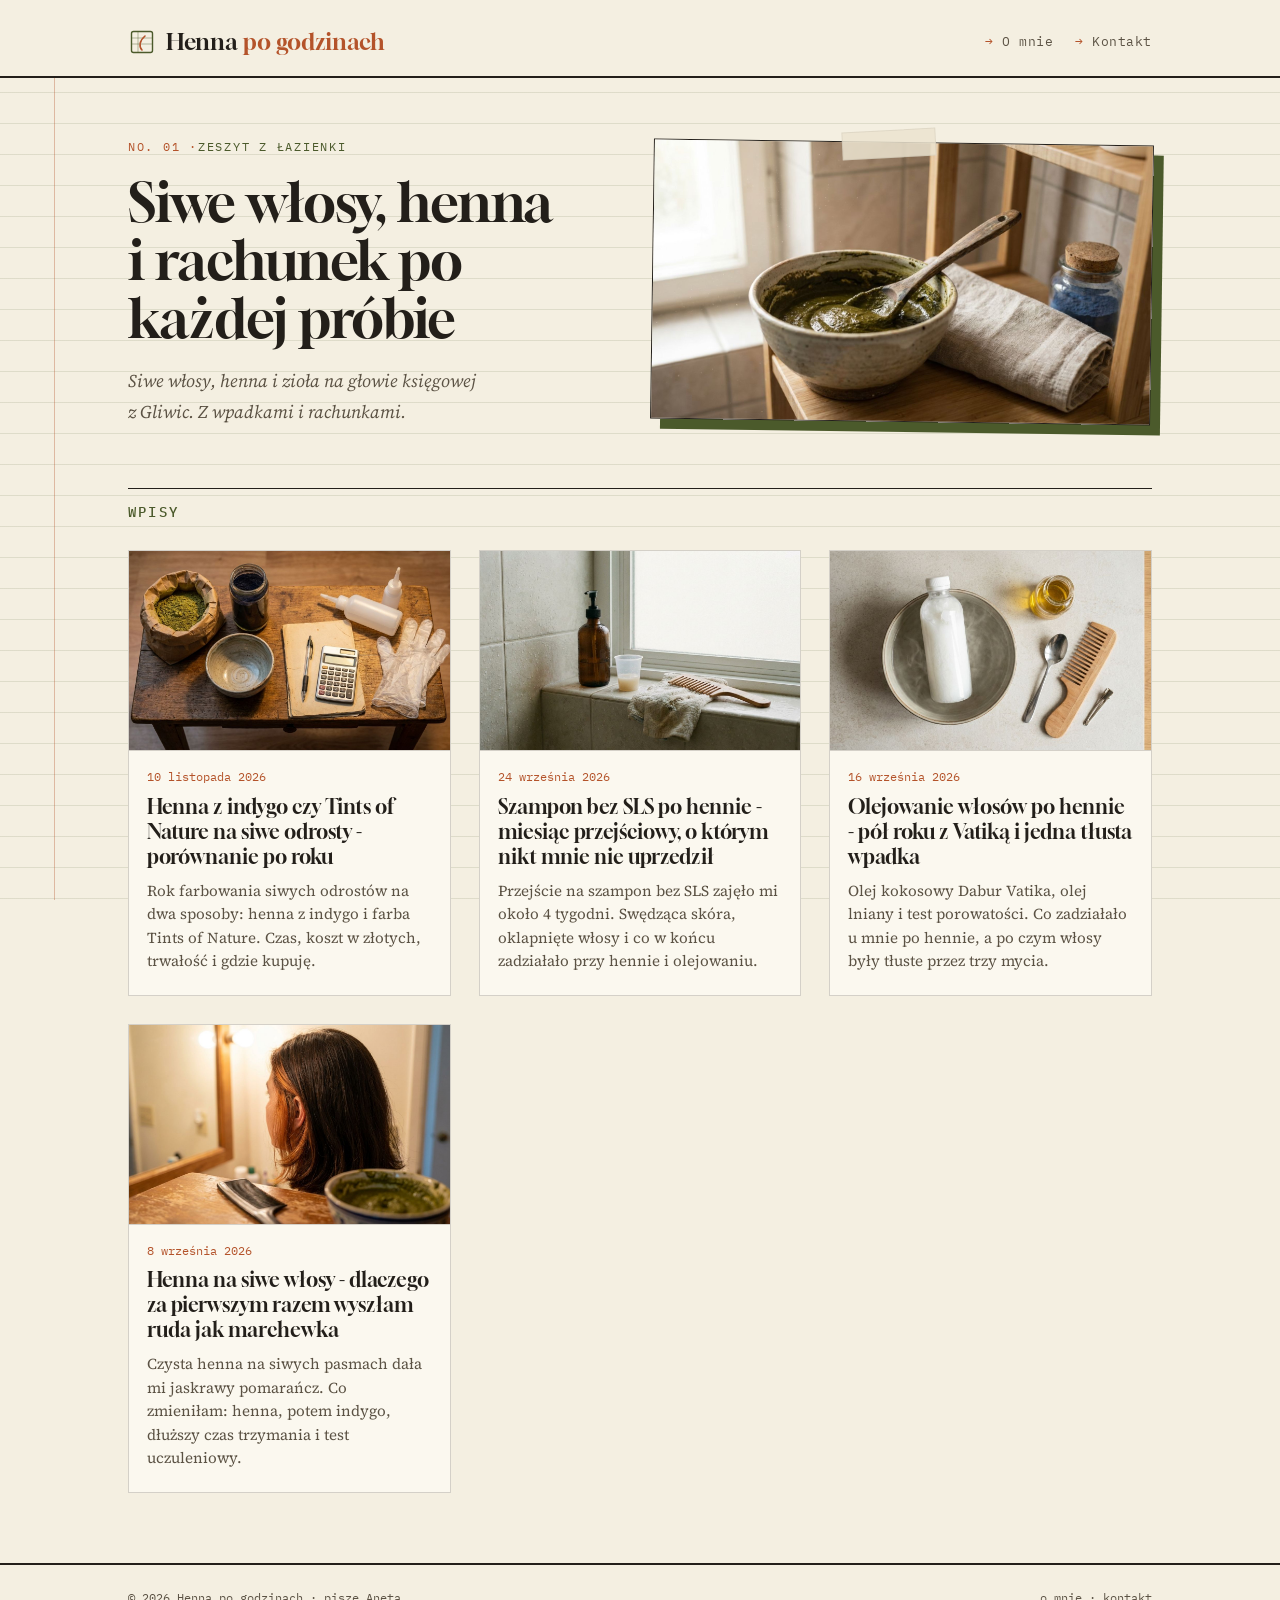
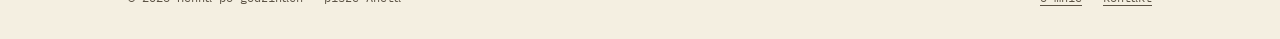
<file: index.html>
<!doctype html>
<html lang="pl">
<head>
<meta charset="utf-8">
<meta name="viewport" content="width=device-width, initial-scale=1">
<title>Henna po godzinach - henna, siwe włosy i naturalna pielęgnacja</title>
<meta name="description" content="Prywatny blog o naturalnym farbowaniu i pielęgnacji włosów: henna z indygo na siwiznę, olejowanie, szampony bez SLS. Pisane z własnych prób.">
<link rel="canonical" href="https://henna-po-godzinach.github.io/">
<meta property="og:title" content="Henna po godzinach - henna, siwe włosy i naturalna pielęgnacja">
<meta property="og:description" content="Prywatny blog o naturalnym farbowaniu i pielęgnacji włosów: henna z indygo na siwiznę, olejowanie, szampony bez SLS. Pisane z własnych prób.">
<meta property="og:url" content="https://henna-po-godzinach.github.io/">
<meta property="og:locale" content="pl_PL">
<link rel="preconnect" href="https://fonts.googleapis.com">
<link rel="preconnect" href="https://fonts.gstatic.com" crossorigin>
<link href="https://fonts.googleapis.com/css2?family=Gloock&family=Source+Serif+4:ital,opsz,wght@0,8..60,400;0,8..60,600;1,8..60,400&family=IBM+Plex+Mono:wght@400;500&display=swap" rel="stylesheet">
<link rel="stylesheet" href="/style.css">
<link rel="icon" href="/favicon.svg" type="image/svg+xml">
<meta name="google-site-verification" content="ySgyVoPSzwzdMRj0NlzgWrgWh2DoSAzGzVowqUnkmOE">
<meta property="og:type" content="website"><meta property="og:image" content="https://henna-po-godzinach.github.io/img/hero.jpg"><script type="application/ld+json">{"@context": "https://schema.org", "@graph": [{"@type": "WebSite", "@id": "https://henna-po-godzinach.github.io/#website", "url": "https://henna-po-godzinach.github.io/", "name": "Henna po godzinach", "description": "Prywatny blog o naturalnym farbowaniu i pielęgnacji włosów: henna z indygo na siwiznę, olejowanie, szampony bez SLS. Pisane z własnych prób.", "inLanguage": "pl-PL", "author": {"@id": "https://henna-po-godzinach.github.io/o-mnie#person"}}, {"@type": "Person", "@id": "https://henna-po-godzinach.github.io/o-mnie#person", "name": "Aneta", "url": "https://henna-po-godzinach.github.io/o-mnie", "description": "Księgowa z Gliwic, od kilku lat farbuje siwe włosy henną i indygo. Opisuje własne próby, bez kwalifikacji fryzjerskich."}]}</script>
</head>
<body>
<header class="site">
  <div class="wrap bar">
    <a class="brand" href="/"><svg width="28" height="28" viewBox="0 0 28 28" fill="none" aria-hidden="true"><rect x="3.5" y="3.5" width="21" height="21" rx="2" stroke="#4b5a2b" stroke-width="1.4"/><path d="M3.5 10h21M3.5 16h21M10 3.5v21" stroke="#4b5a2b" stroke-width="0.8" opacity=".5"/><path d="M14 22c-3-3-3-9 3-14" stroke="#b4532a" stroke-width="1.6" stroke-linecap="round"/></svg><span>Henna <em>po godzinach</em></span></a>
    <nav class="site"><a href="/o-mnie">O mnie</a><a href="/kontakt">Kontakt</a></nav>
  </div>
  
</header>
<section class="hero">
  <div class="wrap">
    <div class="hero-text">
      <p class="kicker">Zeszyt z łazienki</p>
      <h1>Siwe włosy, henna i&nbsp;rachunek po każdej próbie</h1>
      <p class="lead">Siwe włosy, henna i&nbsp;zioła na głowie księgowej z&nbsp;Gliwic. Z&nbsp;wpadkami i&nbsp;rachunkami.</p>
    </div>
    <figure class="hero-img"><img src="/img/hero.jpg" alt="Ceramiczna miska z zieloną papką z henny i słoiczek indygo na drewnianej półce w łazience" width="1376" height="768"></figure>
  </div>
</section>
<main class="wrap">
  <h2 class="list-heading">Wpisy</h2>
  <div class="post-grid">
    <article class="post-card">
      <a class="thumb" href="/henna-indygo-czy-tints-of-nature-odrosty"><img src="/img/henna-indygo-czy-tints-of-nature-odrosty.jpg" alt="Henna, indygo i farba do włosów z rękawiczkami obok notesu i kalkulatora na stole" loading="lazy" width="1376" height="768"></a>
      <div class="body">
        <p class="date"><time datetime="2026-11-10">10 listopada 2026</time></p>
        <h2><a href="/henna-indygo-czy-tints-of-nature-odrosty">Henna z&nbsp;indygo czy Tints of Nature na siwe odrosty - porównanie po roku</a></h2>
        <p class="excerpt">Rok farbowania siwych odrostów na dwa sposoby: henna z&nbsp;indygo i&nbsp;farba Tints of Nature. Czas, koszt w&nbsp;złotych, trwałość i&nbsp;gdzie kupuję.</p>
      </div>
    </article>
    <article class="post-card">
      <a class="thumb" href="/szampon-bez-sls-po-hennie"><img src="/img/szampon-bez-sls-po-hennie.jpg" alt="Butelka szamponu z pompką, kubek z rozcieńczonym szamponem i grzebień na półce pod prysznicem" loading="lazy" width="1376" height="768"></a>
      <div class="body">
        <p class="date"><time datetime="2026-09-24">24 września 2026</time></p>
        <h2><a href="/szampon-bez-sls-po-hennie">Szampon bez SLS po hennie - miesiąc przejściowy, o&nbsp;którym nikt mnie nie uprzedził</a></h2>
        <p class="excerpt">Przejście na szampon bez SLS zajęło mi około 4 tygodni. Swędząca skóra, oklapnięte włosy i&nbsp;co w&nbsp;końcu zadziałało przy hennie i&nbsp;olejowaniu.</p>
      </div>
    </article>
    <article class="post-card">
      <a class="thumb" href="/olejowanie-wlosow-po-hennie-vatika"><img src="/img/olejowanie-wlosow-po-hennie-vatika.jpg" alt="Butelka zestalonego oleju kokosowego w misce z ciepłą wodą, olej lniany i drewniany grzebień na blacie" loading="lazy" width="1376" height="768"></a>
      <div class="body">
        <p class="date"><time datetime="2026-09-16">16 września 2026</time></p>
        <h2><a href="/olejowanie-wlosow-po-hennie-vatika">Olejowanie włosów po hennie - pół roku z&nbsp;Vatiką i&nbsp;jedna tłusta wpadka</a></h2>
        <p class="excerpt">Olej kokosowy Dabur Vatika, olej lniany i&nbsp;test porowatości. Co zadziałało u&nbsp;mnie po hennie, a&nbsp;po czym włosy były tłuste przez trzy mycia.</p>
      </div>
    </article>
    <article class="post-card">
      <a class="thumb" href="/henna-na-siwe-wlosy-pierwszy-raz"><img src="/img/henna-na-siwe-wlosy-pierwszy-raz.jpg" alt="Ciemne włosy z miedzianymi pasmami przy skroni, widziane od tyłu w łazienkowym lustrze" loading="lazy" width="1376" height="768"></a>
      <div class="body">
        <p class="date"><time datetime="2026-09-08">8 września 2026</time></p>
        <h2><a href="/henna-na-siwe-wlosy-pierwszy-raz">Henna na siwe włosy - dlaczego za pierwszym razem wyszłam ruda jak marchewka</a></h2>
        <p class="excerpt">Czysta henna na siwych pasmach dała mi jaskrawy pomarańcz. Co zmieniłam: henna, potem indygo, dłuższy czas trzymania i&nbsp;test uczuleniowy.</p>
      </div>
    </article>
  </div>
</main>
<footer class="site">
  <div class="wrap">
    <span>&copy; 2026 Henna po godzinach &middot; pisze Aneta</span>
    <span><a href="/o-mnie">o mnie</a> &middot; <a href="/kontakt">kontakt</a></span>
  </div>
</footer>
</body>
</html>
</file>
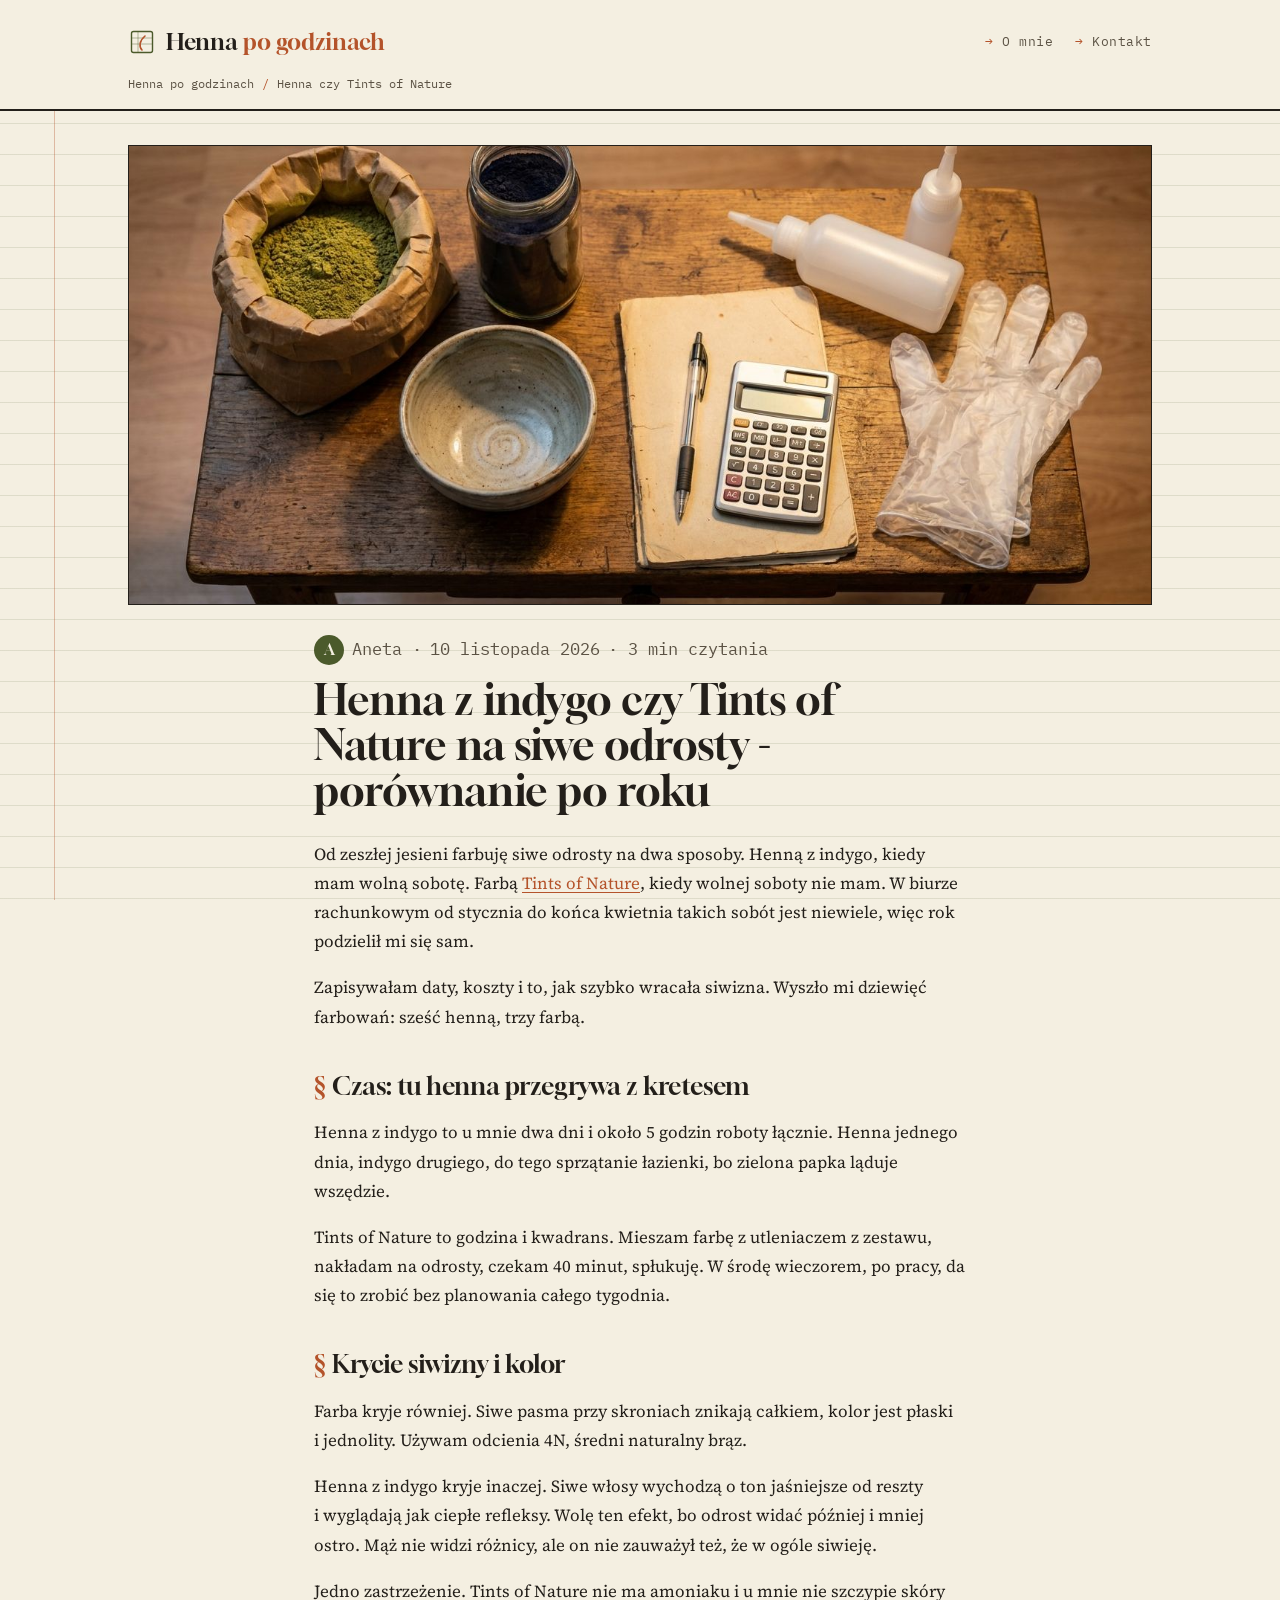
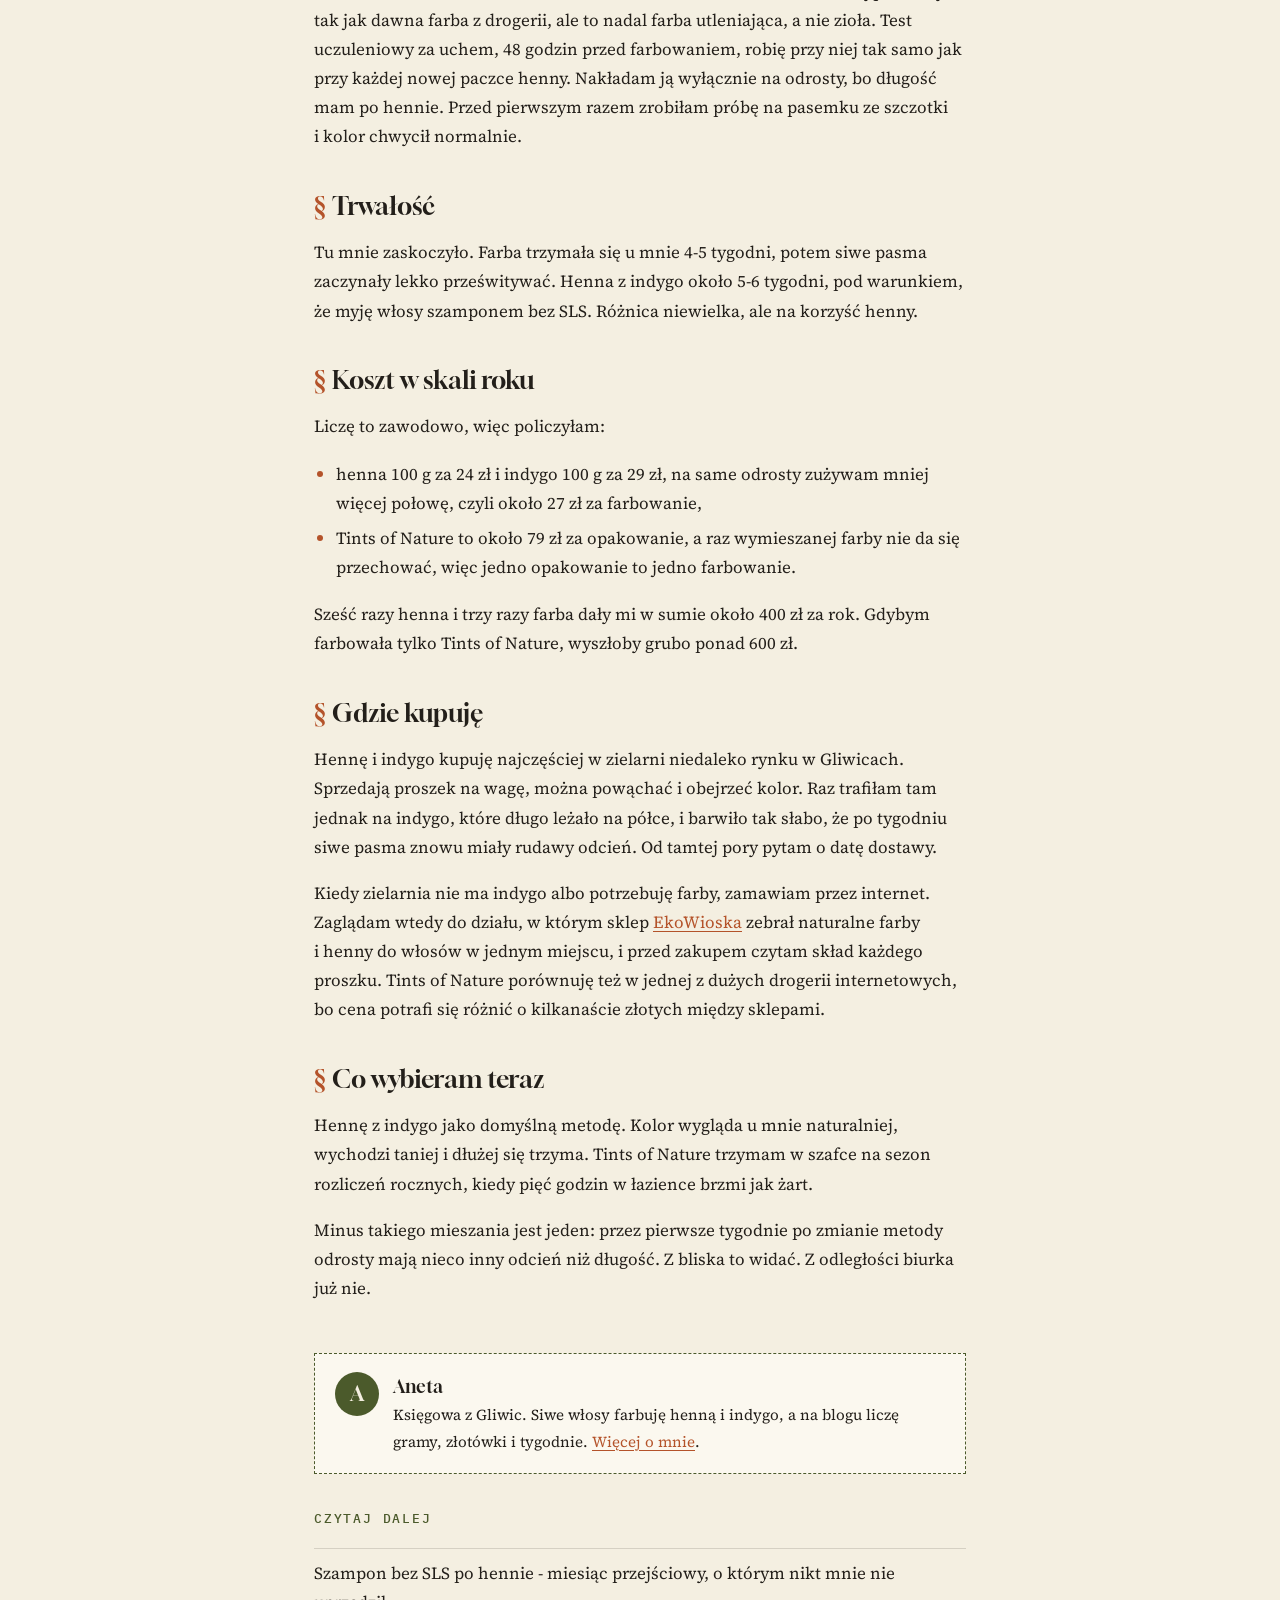
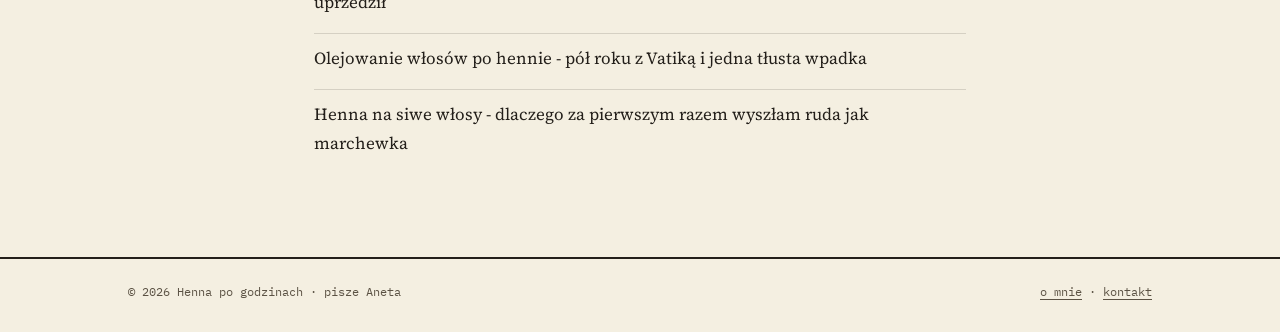
<file: henna-indygo-czy-tints-of-nature-odrosty.html>
<!doctype html>
<html lang="pl">
<head>
<meta charset="utf-8">
<meta name="viewport" content="width=device-width, initial-scale=1">
<title>Henna z indygo czy Tints of Nature na siwe odrosty - porównanie po roku | Henna po godzinach</title>
<meta name="description" content="Rok farbowania siwych odrostów na dwa sposoby: henna z indygo i farba Tints of Nature. Czas, koszt w złotych, trwałość i gdzie kupuję.">
<link rel="canonical" href="https://henna-po-godzinach.github.io/henna-indygo-czy-tints-of-nature-odrosty">
<meta property="og:title" content="Henna z indygo czy Tints of Nature na siwe odrosty - porównanie po roku | Henna po godzinach">
<meta property="og:description" content="Rok farbowania siwych odrostów na dwa sposoby: henna z indygo i farba Tints of Nature. Czas, koszt w złotych, trwałość i gdzie kupuję.">
<meta property="og:url" content="https://henna-po-godzinach.github.io/henna-indygo-czy-tints-of-nature-odrosty">
<meta property="og:locale" content="pl_PL">
<link rel="preconnect" href="https://fonts.googleapis.com">
<link rel="preconnect" href="https://fonts.gstatic.com" crossorigin>
<link href="https://fonts.googleapis.com/css2?family=Gloock&family=Source+Serif+4:ital,opsz,wght@0,8..60,400;0,8..60,600;1,8..60,400&family=IBM+Plex+Mono:wght@400;500&display=swap" rel="stylesheet">
<link rel="stylesheet" href="/style.css">
<link rel="icon" href="/favicon.svg" type="image/svg+xml">
<meta name="google-site-verification" content="ySgyVoPSzwzdMRj0NlzgWrgWh2DoSAzGzVowqUnkmOE">
<meta property="og:type" content="article"><meta property="og:image" content="https://henna-po-godzinach.github.io/img/henna-indygo-czy-tints-of-nature-odrosty.jpg"><script type="application/ld+json">{"@context": "https://schema.org", "@type": "BlogPosting", "headline": "Henna z indygo czy Tints of Nature na siwe odrosty - porównanie po roku", "description": "Rok farbowania siwych odrostów na dwa sposoby: henna z indygo i farba Tints of Nature. Czas, koszt w złotych, trwałość i gdzie kupuję.", "datePublished": "2026-11-10", "inLanguage": "pl-PL", "mainEntityOfPage": "https://henna-po-godzinach.github.io/henna-indygo-czy-tints-of-nature-odrosty", "image": "https://henna-po-godzinach.github.io/img/henna-indygo-czy-tints-of-nature-odrosty.jpg", "author": {"@type": "Person", "@id": "https://henna-po-godzinach.github.io/o-mnie#person", "name": "Aneta", "url": "https://henna-po-godzinach.github.io/o-mnie", "description": "Księgowa z Gliwic, od kilku lat farbuje siwe włosy henną i indygo. Opisuje własne próby, bez kwalifikacji fryzjerskich."}, "publisher": {"@type": "Person", "name": "Aneta"}}</script>
</head>
<body>
<header class="site">
  <div class="wrap bar">
    <a class="brand" href="/"><svg width="28" height="28" viewBox="0 0 28 28" fill="none" aria-hidden="true"><rect x="3.5" y="3.5" width="21" height="21" rx="2" stroke="#4b5a2b" stroke-width="1.4"/><path d="M3.5 10h21M3.5 16h21M10 3.5v21" stroke="#4b5a2b" stroke-width="0.8" opacity=".5"/><path d="M14 22c-3-3-3-9 3-14" stroke="#b4532a" stroke-width="1.6" stroke-linecap="round"/></svg><span>Henna <em>po godzinach</em></span></a>
    <nav class="site"><a href="/o-mnie">O mnie</a><a href="/kontakt">Kontakt</a></nav>
  </div>
  <div class="wrap"><p class="breadcrumb"><a href="/">Henna po godzinach</a><span class="sep">/</span>Henna czy Tints of Nature</p></div>
</header>
<div class="article-hero"><img src="/img/henna-indygo-czy-tints-of-nature-odrosty.jpg" alt="Henna, indygo i farba do włosów z rękawiczkami obok notesu i kalkulatora na stole" width="1376" height="768"></div>
<main class="wrap-narrow">
  <article class="post">
    <p class="post-meta"><span class="avatar">A</span>Aneta &middot; <time datetime="2026-11-10">10 listopada 2026</time> &middot; 3 min czytania</p>
    <h1 class="post-title">Henna z&nbsp;indygo czy Tints of Nature na siwe odrosty - porównanie po roku</h1>
    <p>Od zeszłej jesieni farbuję siwe odrosty na dwa sposoby. Henną z&nbsp;indygo, kiedy mam wolną sobotę. Farbą <a href="https://tintsofnature.com/" target="_blank" rel="noopener">Tints of Nature</a>, kiedy wolnej soboty nie mam. W&nbsp;biurze rachunkowym od stycznia do końca kwietnia takich sobót jest niewiele, więc rok podzielił mi się sam.</p>
<p>Zapisywałam daty, koszty i&nbsp;to, jak szybko wracała siwizna. Wyszło mi dziewięć farbowań: sześć henną, trzy farbą.</p>
<h2>Czas: tu henna przegrywa z&nbsp;kretesem</h2>
<p>Henna z&nbsp;indygo to u&nbsp;mnie dwa dni i&nbsp;około 5&nbsp;godzin roboty łącznie. Henna jednego dnia, indygo drugiego, do tego sprzątanie łazienki, bo zielona papka ląduje wszędzie.</p>
<p>Tints of Nature to godzina i&nbsp;kwadrans. Mieszam farbę z&nbsp;utleniaczem z&nbsp;zestawu, nakładam na odrosty, czekam 40&nbsp;minut, spłukuję. W&nbsp;środę wieczorem, po pracy, da się to zrobić bez planowania całego tygodnia.</p>
<h2>Krycie siwizny i&nbsp;kolor</h2>
<p>Farba kryje równiej. Siwe pasma przy skroniach znikają całkiem, kolor jest płaski i&nbsp;jednolity. Używam odcienia 4N, średni naturalny brąz.</p>
<p>Henna z&nbsp;indygo kryje inaczej. Siwe włosy wychodzą o&nbsp;ton jaśniejsze od reszty i&nbsp;wyglądają jak ciepłe refleksy. Wolę ten efekt, bo odrost widać później i&nbsp;mniej ostro. Mąż nie widzi różnicy, ale on nie zauważył też, że w&nbsp;ogóle siwieję.</p>
<p>Jedno zastrzeżenie. Tints of Nature nie ma amoniaku i&nbsp;u&nbsp;mnie nie szczypie skóry tak jak dawna farba z&nbsp;drogerii, ale to nadal farba utleniająca, a&nbsp;nie zioła. Test uczuleniowy za uchem, 48&nbsp;godzin przed farbowaniem, robię przy niej tak samo jak przy każdej nowej paczce henny. Nakładam ją wyłącznie na odrosty, bo długość mam po hennie. Przed pierwszym razem zrobiłam próbę na pasemku ze szczotki i&nbsp;kolor chwycił normalnie.</p>
<h2>Trwałość</h2>
<p>Tu mnie zaskoczyło. Farba trzymała się u&nbsp;mnie 4-5&nbsp;tygodni, potem siwe pasma zaczynały lekko prześwitywać. Henna z&nbsp;indygo około 5-6&nbsp;tygodni, pod warunkiem, że myję włosy szamponem bez SLS. Różnica niewielka, ale na korzyść henny.</p>
<h2>Koszt w&nbsp;skali roku</h2>
<p>Liczę to zawodowo, więc policzyłam:</p>
<ul>
<li>henna 100&nbsp;g za 24&nbsp;zł i&nbsp;indygo 100&nbsp;g za 29&nbsp;zł, na same odrosty zużywam mniej więcej połowę, czyli około 27&nbsp;zł za farbowanie,</li>
<li>Tints of Nature to około 79&nbsp;zł za opakowanie, a&nbsp;raz wymieszanej farby nie da się przechować, więc jedno opakowanie to jedno farbowanie.</li>
</ul>
<p>Sześć razy henna i&nbsp;trzy razy farba dały mi w&nbsp;sumie około 400&nbsp;zł za rok. Gdybym farbowała tylko Tints of Nature, wyszłoby grubo ponad 600&nbsp;zł.</p>
<h2>Gdzie kupuję</h2>
<p>Hennę i&nbsp;indygo kupuję najczęściej w&nbsp;zielarni niedaleko rynku w&nbsp;Gliwicach. Sprzedają proszek na wagę, można powąchać i&nbsp;obejrzeć kolor. Raz trafiłam tam jednak na indygo, które długo leżało na półce, i&nbsp;barwiło tak słabo, że po tygodniu siwe pasma znowu miały rudawy odcień. Od tamtej pory pytam o&nbsp;datę dostawy.</p>
<p>Kiedy zielarnia nie ma indygo albo potrzebuję farby, zamawiam przez internet. Zaglądam wtedy do działu, w&nbsp;którym sklep <a href="https://drogeriaekowioska.pl/kategoria-produktow/wlosy/farby-i-henny/" target="_blank" rel="noopener">EkoWioska</a> zebrał naturalne farby i&nbsp;henny do włosów w&nbsp;jednym miejscu, i&nbsp;przed zakupem czytam skład każdego proszku. Tints of Nature porównuję też w&nbsp;jednej z&nbsp;dużych drogerii internetowych, bo cena potrafi się różnić o&nbsp;kilkanaście złotych między sklepami.</p>
<h2>Co wybieram teraz</h2>
<p>Hennę z&nbsp;indygo jako domyślną metodę. Kolor wygląda u&nbsp;mnie naturalniej, wychodzi taniej i&nbsp;dłużej się trzyma. Tints of Nature trzymam w&nbsp;szafce na sezon rozliczeń rocznych, kiedy pięć godzin w&nbsp;łazience brzmi jak żart.</p>
<p>Minus takiego mieszania jest jeden: przez pierwsze tygodnie po zmianie metody odrosty mają nieco inny odcień niż długość. Z&nbsp;bliska to widać. Z&nbsp;odległości biurka już nie.</p>
    <div class="author-box"><span class="avatar">A</span><div><p class="name">Aneta</p><p>Księgowa z Gliwic. Siwe włosy farbuję henną i indygo, a na blogu liczę gramy, złotówki i tygodnie. <a href="/o-mnie">Więcej o mnie</a>.</p></div></div>
    <div class="related"><h3>Czytaj dalej</h3><ul><li><a href="/szampon-bez-sls-po-hennie">Szampon bez SLS po hennie - miesiąc przejściowy, o którym nikt mnie nie uprzedził</a></li><li><a href="/olejowanie-wlosow-po-hennie-vatika">Olejowanie włosów po hennie - pół roku z Vatiką i jedna tłusta wpadka</a></li><li><a href="/henna-na-siwe-wlosy-pierwszy-raz">Henna na siwe włosy - dlaczego za pierwszym razem wyszłam ruda jak marchewka</a></li></ul></div>
  </article>
</main>
<footer class="site">
  <div class="wrap">
    <span>&copy; 2026 Henna po godzinach &middot; pisze Aneta</span>
    <span><a href="/o-mnie">o mnie</a> &middot; <a href="/kontakt">kontakt</a></span>
  </div>
</footer>
</body>
</html>
</file>
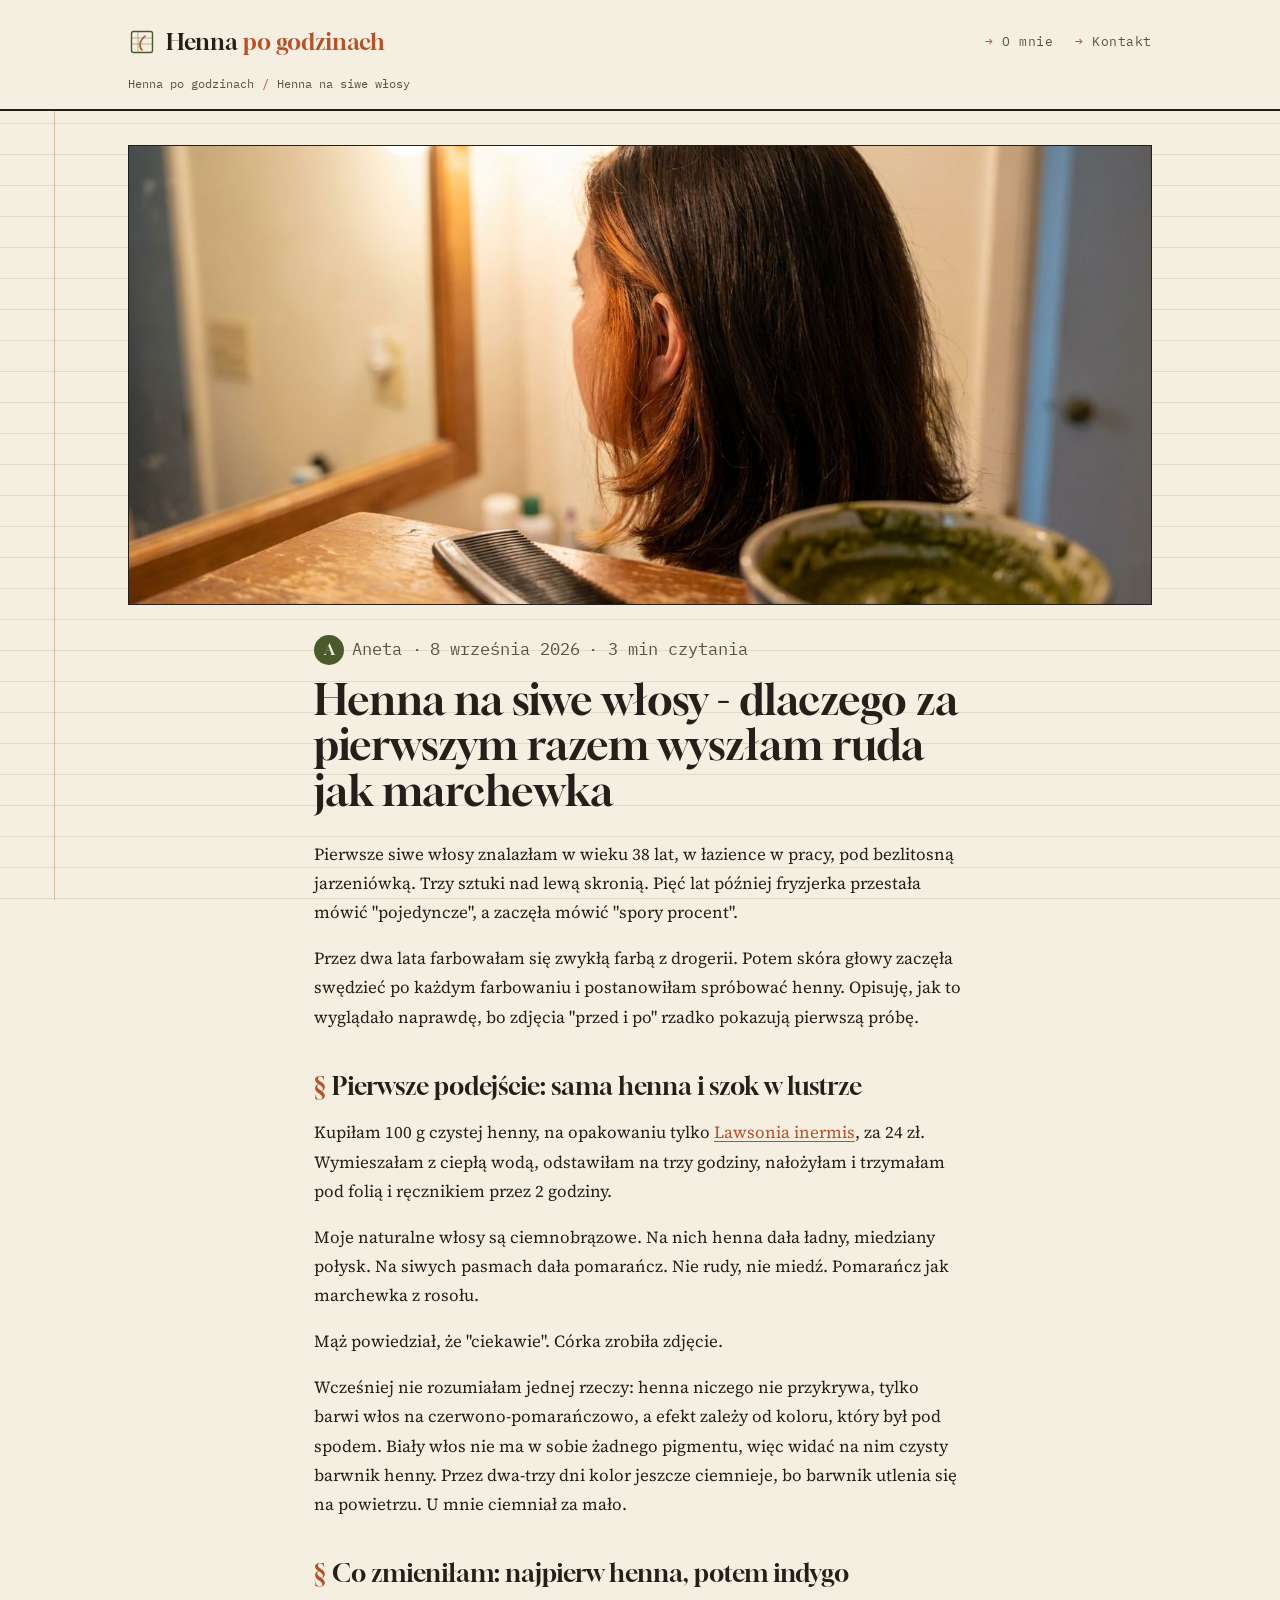
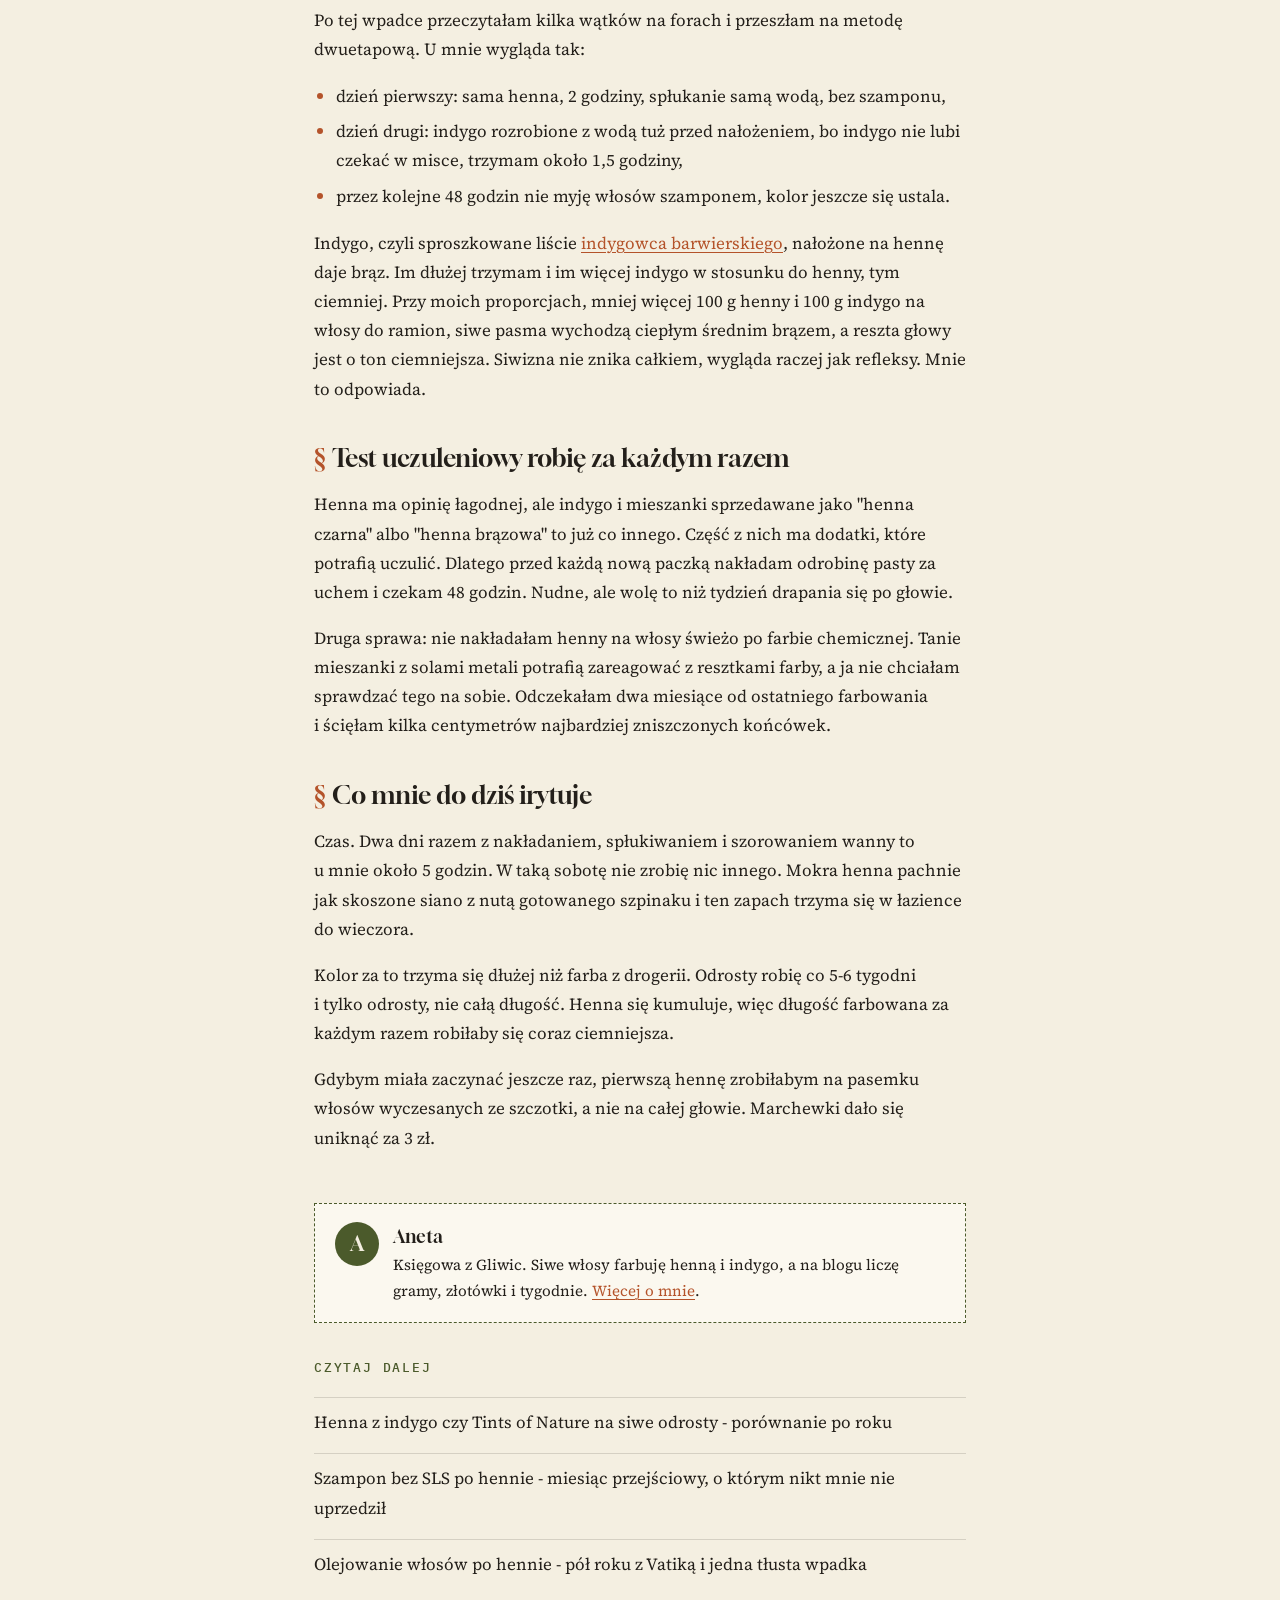
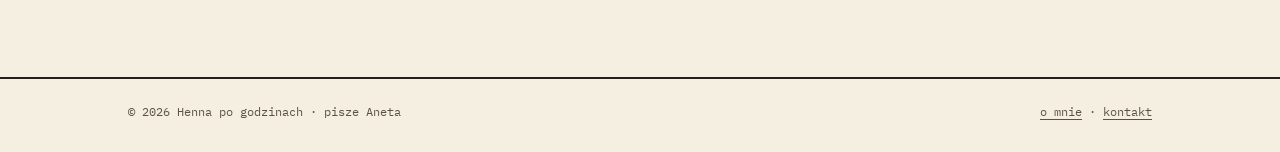
<file: henna-na-siwe-wlosy-pierwszy-raz.html>
<!doctype html>
<html lang="pl">
<head>
<meta charset="utf-8">
<meta name="viewport" content="width=device-width, initial-scale=1">
<title>Henna na siwe włosy - dlaczego za pierwszym razem wyszłam ruda jak marchewka | Henna po godzinach</title>
<meta name="description" content="Czysta henna na siwych pasmach dała mi jaskrawy pomarańcz. Co zmieniłam: henna, potem indygo, dłuższy czas trzymania i test uczuleniowy.">
<link rel="canonical" href="https://henna-po-godzinach.github.io/henna-na-siwe-wlosy-pierwszy-raz">
<meta property="og:title" content="Henna na siwe włosy - dlaczego za pierwszym razem wyszłam ruda jak marchewka | Henna po godzinach">
<meta property="og:description" content="Czysta henna na siwych pasmach dała mi jaskrawy pomarańcz. Co zmieniłam: henna, potem indygo, dłuższy czas trzymania i test uczuleniowy.">
<meta property="og:url" content="https://henna-po-godzinach.github.io/henna-na-siwe-wlosy-pierwszy-raz">
<meta property="og:locale" content="pl_PL">
<link rel="preconnect" href="https://fonts.googleapis.com">
<link rel="preconnect" href="https://fonts.gstatic.com" crossorigin>
<link href="https://fonts.googleapis.com/css2?family=Gloock&family=Source+Serif+4:ital,opsz,wght@0,8..60,400;0,8..60,600;1,8..60,400&family=IBM+Plex+Mono:wght@400;500&display=swap" rel="stylesheet">
<link rel="stylesheet" href="/style.css">
<link rel="icon" href="/favicon.svg" type="image/svg+xml">
<meta name="google-site-verification" content="ySgyVoPSzwzdMRj0NlzgWrgWh2DoSAzGzVowqUnkmOE">
<meta property="og:type" content="article"><meta property="og:image" content="https://henna-po-godzinach.github.io/img/henna-na-siwe-wlosy-pierwszy-raz.jpg"><script type="application/ld+json">{"@context": "https://schema.org", "@type": "BlogPosting", "headline": "Henna na siwe włosy - dlaczego za pierwszym razem wyszłam ruda jak marchewka", "description": "Czysta henna na siwych pasmach dała mi jaskrawy pomarańcz. Co zmieniłam: henna, potem indygo, dłuższy czas trzymania i test uczuleniowy.", "datePublished": "2026-09-08", "inLanguage": "pl-PL", "mainEntityOfPage": "https://henna-po-godzinach.github.io/henna-na-siwe-wlosy-pierwszy-raz", "image": "https://henna-po-godzinach.github.io/img/henna-na-siwe-wlosy-pierwszy-raz.jpg", "author": {"@type": "Person", "@id": "https://henna-po-godzinach.github.io/o-mnie#person", "name": "Aneta", "url": "https://henna-po-godzinach.github.io/o-mnie", "description": "Księgowa z Gliwic, od kilku lat farbuje siwe włosy henną i indygo. Opisuje własne próby, bez kwalifikacji fryzjerskich."}, "publisher": {"@type": "Person", "name": "Aneta"}}</script>
</head>
<body>
<header class="site">
  <div class="wrap bar">
    <a class="brand" href="/"><svg width="28" height="28" viewBox="0 0 28 28" fill="none" aria-hidden="true"><rect x="3.5" y="3.5" width="21" height="21" rx="2" stroke="#4b5a2b" stroke-width="1.4"/><path d="M3.5 10h21M3.5 16h21M10 3.5v21" stroke="#4b5a2b" stroke-width="0.8" opacity=".5"/><path d="M14 22c-3-3-3-9 3-14" stroke="#b4532a" stroke-width="1.6" stroke-linecap="round"/></svg><span>Henna <em>po godzinach</em></span></a>
    <nav class="site"><a href="/o-mnie">O mnie</a><a href="/kontakt">Kontakt</a></nav>
  </div>
  <div class="wrap"><p class="breadcrumb"><a href="/">Henna po godzinach</a><span class="sep">/</span>Henna na siwe włosy</p></div>
</header>
<div class="article-hero"><img src="/img/henna-na-siwe-wlosy-pierwszy-raz.jpg" alt="Ciemne włosy z miedzianymi pasmami przy skroni, widziane od tyłu w łazienkowym lustrze" width="1376" height="768"></div>
<main class="wrap-narrow">
  <article class="post">
    <p class="post-meta"><span class="avatar">A</span>Aneta &middot; <time datetime="2026-09-08">8 września 2026</time> &middot; 3 min czytania</p>
    <h1 class="post-title">Henna na siwe włosy - dlaczego za pierwszym razem wyszłam ruda jak marchewka</h1>
    <p>Pierwsze siwe włosy znalazłam w&nbsp;wieku 38&nbsp;lat, w&nbsp;łazience w&nbsp;pracy, pod bezlitosną jarzeniówką. Trzy sztuki nad lewą skronią. Pięć lat później fryzjerka przestała mówić "pojedyncze", a&nbsp;zaczęła mówić "spory procent".</p>
<p>Przez dwa lata farbowałam się zwykłą farbą z&nbsp;drogerii. Potem skóra głowy zaczęła swędzieć po każdym farbowaniu i&nbsp;postanowiłam spróbować henny. Opisuję, jak to wyglądało naprawdę, bo zdjęcia "przed i&nbsp;po" rzadko pokazują pierwszą próbę.</p>
<h2>Pierwsze podejście: sama henna i&nbsp;szok w&nbsp;lustrze</h2>
<p>Kupiłam 100&nbsp;g czystej henny, na opakowaniu tylko <a href="https://pl.wikipedia.org/wiki/Lawsonia_bezbronna" target="_blank" rel="noopener">Lawsonia inermis</a>, za 24&nbsp;zł. Wymieszałam z&nbsp;ciepłą wodą, odstawiłam na trzy godziny, nałożyłam i&nbsp;trzymałam pod folią i&nbsp;ręcznikiem przez 2&nbsp;godziny.</p>
<p>Moje naturalne włosy są ciemnobrązowe. Na nich henna dała ładny, miedziany połysk. Na siwych pasmach dała pomarańcz. Nie rudy, nie miedź. Pomarańcz jak marchewka z&nbsp;rosołu.</p>
<p>Mąż powiedział, że "ciekawie". Córka zrobiła zdjęcie.</p>
<p>Wcześniej nie rozumiałam jednej rzeczy: henna niczego nie przykrywa, tylko barwi włos na czerwono-pomarańczowo, a&nbsp;efekt zależy od koloru, który był pod spodem. Biały włos nie ma w&nbsp;sobie żadnego pigmentu, więc widać na nim czysty barwnik henny. Przez dwa-trzy dni kolor jeszcze ciemnieje, bo barwnik utlenia się na powietrzu. U&nbsp;mnie ciemniał za mało.</p>
<h2>Co zmieniłam: najpierw henna, potem indygo</h2>
<p>Po tej wpadce przeczytałam kilka wątków na forach i&nbsp;przeszłam na metodę dwuetapową. U&nbsp;mnie wygląda tak:</p>
<ul>
<li>dzień pierwszy: sama henna, 2&nbsp;godziny, spłukanie samą wodą, bez szamponu,</li>
<li>dzień drugi: indygo rozrobione z&nbsp;wodą tuż przed nałożeniem, bo indygo nie lubi czekać w&nbsp;misce, trzymam około 1,5&nbsp;godziny,</li>
<li>przez kolejne 48&nbsp;godzin nie myję włosów szamponem, kolor jeszcze się ustala.</li>
</ul>
<p>Indygo, czyli sproszkowane liście <a href="https://pl.wikipedia.org/wiki/Indygowiec_barwierski" target="_blank" rel="noopener">indygowca barwierskiego</a>, nałożone na hennę daje brąz. Im dłużej trzymam i&nbsp;im więcej indygo w&nbsp;stosunku do henny, tym ciemniej. Przy moich proporcjach, mniej więcej 100&nbsp;g henny i&nbsp;100&nbsp;g indygo na włosy do ramion, siwe pasma wychodzą ciepłym średnim brązem, a&nbsp;reszta głowy jest o&nbsp;ton ciemniejsza. Siwizna nie znika całkiem, wygląda raczej jak refleksy. Mnie to odpowiada.</p>
<h2>Test uczuleniowy robię za każdym razem</h2>
<p>Henna ma opinię łagodnej, ale indygo i&nbsp;mieszanki sprzedawane jako "henna czarna" albo "henna brązowa" to już co innego. Część z&nbsp;nich ma dodatki, które potrafią uczulić. Dlatego przed każdą nową paczką nakładam odrobinę pasty za uchem i&nbsp;czekam 48&nbsp;godzin. Nudne, ale wolę to niż tydzień drapania się po głowie.</p>
<p>Druga sprawa: nie nakładałam henny na włosy świeżo po farbie chemicznej. Tanie mieszanki z&nbsp;solami metali potrafią zareagować z&nbsp;resztkami farby, a&nbsp;ja nie chciałam sprawdzać tego na sobie. Odczekałam dwa miesiące od ostatniego farbowania i&nbsp;ścięłam kilka centymetrów najbardziej zniszczonych końcówek.</p>
<h2>Co mnie do dziś irytuje</h2>
<p>Czas. Dwa dni razem z&nbsp;nakładaniem, spłukiwaniem i&nbsp;szorowaniem wanny to u&nbsp;mnie około 5&nbsp;godzin. W&nbsp;taką sobotę nie zrobię nic innego. Mokra henna pachnie jak skoszone siano z&nbsp;nutą gotowanego szpinaku i&nbsp;ten zapach trzyma się w&nbsp;łazience do wieczora.</p>
<p>Kolor za to trzyma się dłużej niż farba z&nbsp;drogerii. Odrosty robię co 5-6&nbsp;tygodni i&nbsp;tylko odrosty, nie całą długość. Henna się kumuluje, więc długość farbowana za każdym razem robiłaby się coraz ciemniejsza.</p>
<p>Gdybym miała zaczynać jeszcze raz, pierwszą hennę zrobiłabym na pasemku włosów wyczesanych ze szczotki, a&nbsp;nie na całej głowie. Marchewki dało się uniknąć za 3&nbsp;zł.</p>
    <div class="author-box"><span class="avatar">A</span><div><p class="name">Aneta</p><p>Księgowa z Gliwic. Siwe włosy farbuję henną i indygo, a na blogu liczę gramy, złotówki i tygodnie. <a href="/o-mnie">Więcej o mnie</a>.</p></div></div>
    <div class="related"><h3>Czytaj dalej</h3><ul><li><a href="/henna-indygo-czy-tints-of-nature-odrosty">Henna z indygo czy Tints of Nature na siwe odrosty - porównanie po roku</a></li><li><a href="/szampon-bez-sls-po-hennie">Szampon bez SLS po hennie - miesiąc przejściowy, o którym nikt mnie nie uprzedził</a></li><li><a href="/olejowanie-wlosow-po-hennie-vatika">Olejowanie włosów po hennie - pół roku z Vatiką i jedna tłusta wpadka</a></li></ul></div>
  </article>
</main>
<footer class="site">
  <div class="wrap">
    <span>&copy; 2026 Henna po godzinach &middot; pisze Aneta</span>
    <span><a href="/o-mnie">o mnie</a> &middot; <a href="/kontakt">kontakt</a></span>
  </div>
</footer>
</body>
</html>
</file>
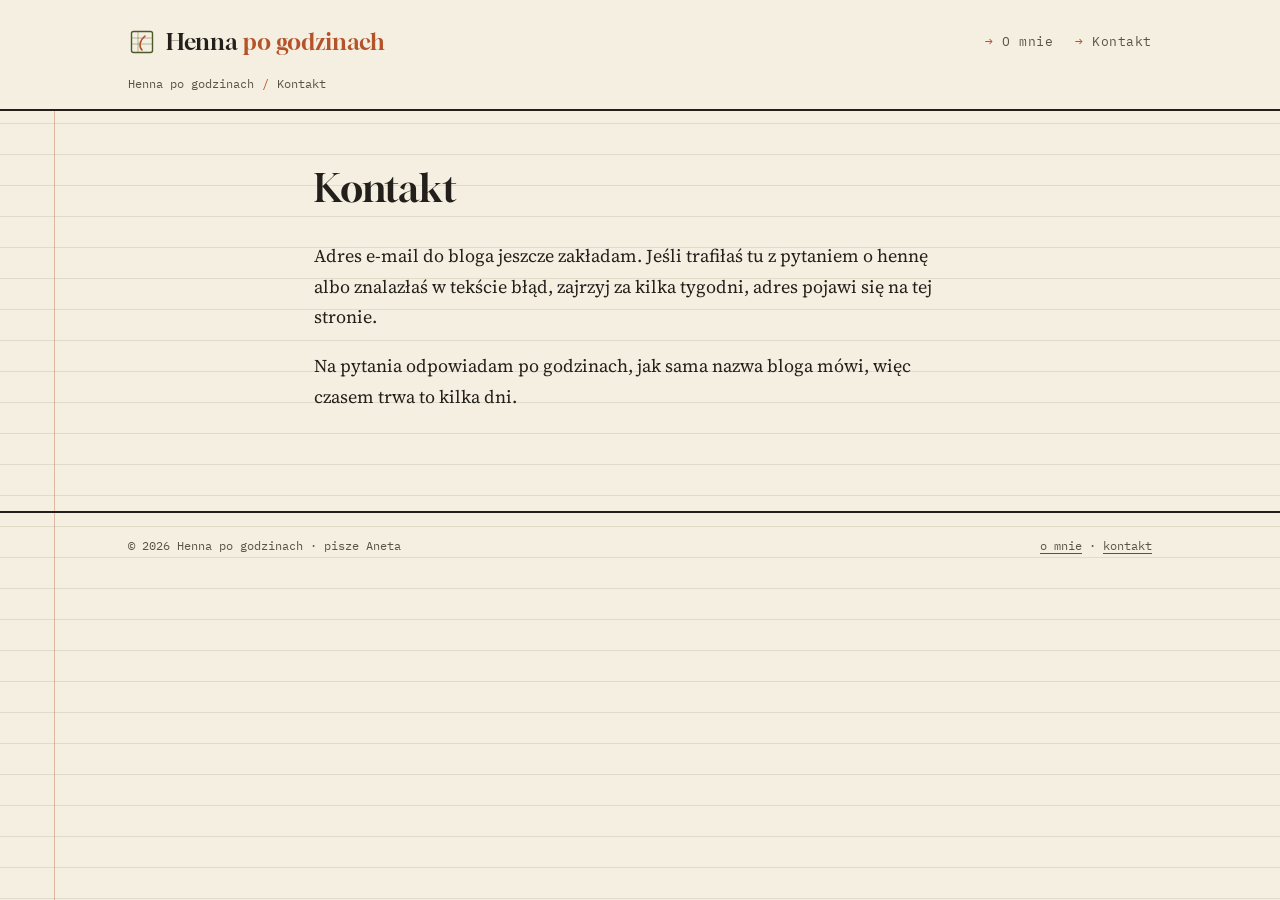
<file: kontakt.html>
<!doctype html>
<html lang="pl">
<head>
<meta charset="utf-8">
<meta name="viewport" content="width=device-width, initial-scale=1">
<title>Kontakt | Henna po godzinach</title>
<meta name="description" content="Kontakt - Henna po godzinach, blog prowadzony przez Aneta.">
<link rel="canonical" href="https://henna-po-godzinach.github.io/kontakt">
<meta property="og:title" content="Kontakt | Henna po godzinach">
<meta property="og:description" content="Kontakt - Henna po godzinach, blog prowadzony przez Aneta.">
<meta property="og:url" content="https://henna-po-godzinach.github.io/kontakt">
<meta property="og:locale" content="pl_PL">
<link rel="preconnect" href="https://fonts.googleapis.com">
<link rel="preconnect" href="https://fonts.gstatic.com" crossorigin>
<link href="https://fonts.googleapis.com/css2?family=Gloock&family=Source+Serif+4:ital,opsz,wght@0,8..60,400;0,8..60,600;1,8..60,400&family=IBM+Plex+Mono:wght@400;500&display=swap" rel="stylesheet">
<link rel="stylesheet" href="/style.css">
<link rel="icon" href="/favicon.svg" type="image/svg+xml">
<meta name="google-site-verification" content="ySgyVoPSzwzdMRj0NlzgWrgWh2DoSAzGzVowqUnkmOE">

</head>
<body>
<header class="site">
  <div class="wrap bar">
    <a class="brand" href="/"><svg width="28" height="28" viewBox="0 0 28 28" fill="none" aria-hidden="true"><rect x="3.5" y="3.5" width="21" height="21" rx="2" stroke="#4b5a2b" stroke-width="1.4"/><path d="M3.5 10h21M3.5 16h21M10 3.5v21" stroke="#4b5a2b" stroke-width="0.8" opacity=".5"/><path d="M14 22c-3-3-3-9 3-14" stroke="#b4532a" stroke-width="1.6" stroke-linecap="round"/></svg><span>Henna <em>po godzinach</em></span></a>
    <nav class="site"><a href="/o-mnie">O mnie</a><a href="/kontakt">Kontakt</a></nav>
  </div>
  <div class="wrap"><p class="breadcrumb"><a href="/">Henna po godzinach</a><span class="sep">/</span>Kontakt</p></div>
</header>
<main class="wrap-narrow page"><h1>Kontakt</h1><p>Adres e-mail do bloga jeszcze zakładam. Jeśli trafiłaś tu z&nbsp;pytaniem o&nbsp;hennę albo znalazłaś w&nbsp;tekście błąd, zajrzyj za kilka tygodni, adres pojawi się na tej stronie.</p>
<p>Na pytania odpowiadam po godzinach, jak sama nazwa bloga mówi, więc czasem trwa to kilka dni.</p></main>
<footer class="site">
  <div class="wrap">
    <span>&copy; 2026 Henna po godzinach &middot; pisze Aneta</span>
    <span><a href="/o-mnie">o mnie</a> &middot; <a href="/kontakt">kontakt</a></span>
  </div>
</footer>
</body>
</html>
</file>
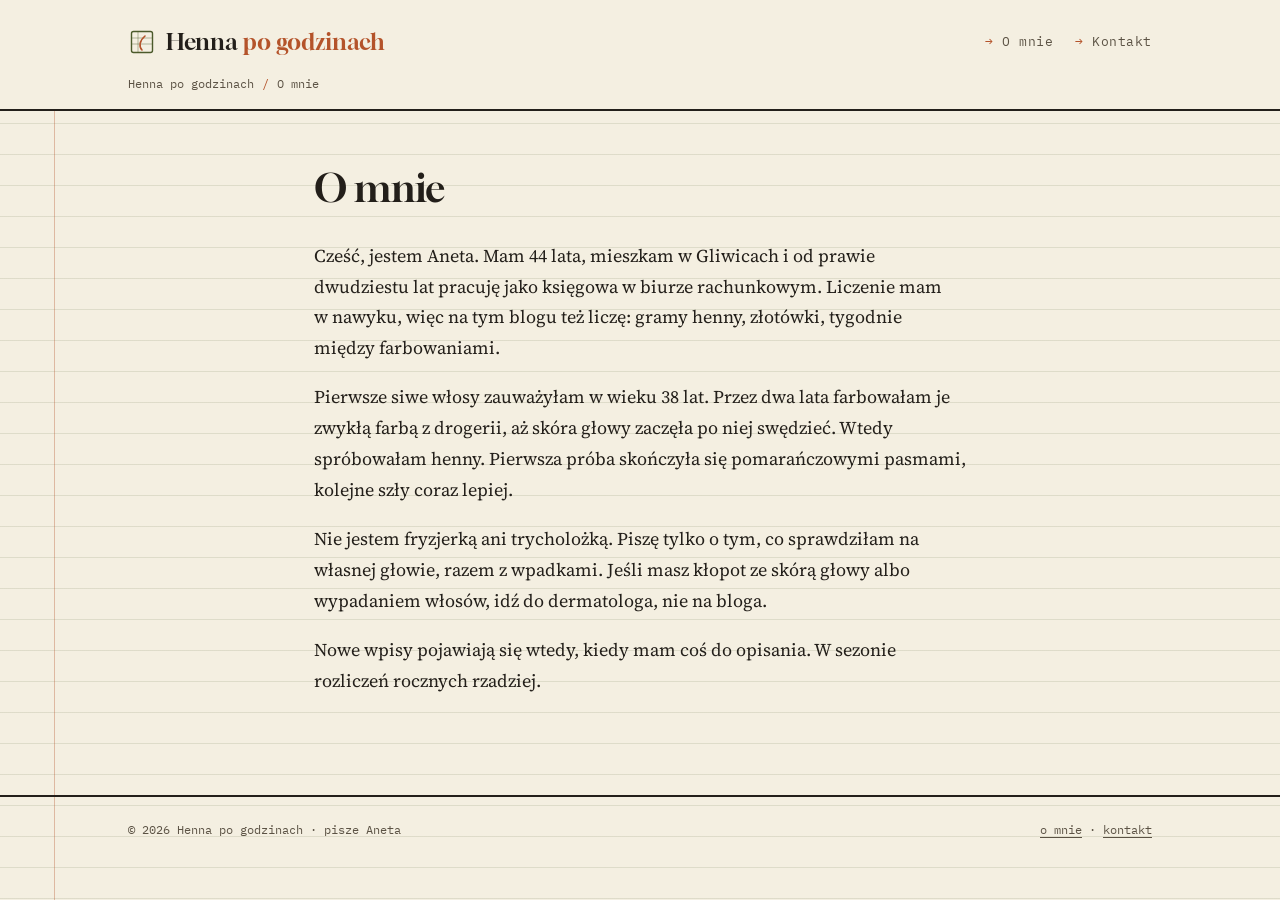
<file: o-mnie.html>
<!doctype html>
<html lang="pl">
<head>
<meta charset="utf-8">
<meta name="viewport" content="width=device-width, initial-scale=1">
<title>O mnie | Henna po godzinach</title>
<meta name="description" content="O mnie - Henna po godzinach, blog prowadzony przez Aneta.">
<link rel="canonical" href="https://henna-po-godzinach.github.io/o-mnie">
<meta property="og:title" content="O mnie | Henna po godzinach">
<meta property="og:description" content="O mnie - Henna po godzinach, blog prowadzony przez Aneta.">
<meta property="og:url" content="https://henna-po-godzinach.github.io/o-mnie">
<meta property="og:locale" content="pl_PL">
<link rel="preconnect" href="https://fonts.googleapis.com">
<link rel="preconnect" href="https://fonts.gstatic.com" crossorigin>
<link href="https://fonts.googleapis.com/css2?family=Gloock&family=Source+Serif+4:ital,opsz,wght@0,8..60,400;0,8..60,600;1,8..60,400&family=IBM+Plex+Mono:wght@400;500&display=swap" rel="stylesheet">
<link rel="stylesheet" href="/style.css">
<link rel="icon" href="/favicon.svg" type="image/svg+xml">
<meta name="google-site-verification" content="ySgyVoPSzwzdMRj0NlzgWrgWh2DoSAzGzVowqUnkmOE">

</head>
<body>
<header class="site">
  <div class="wrap bar">
    <a class="brand" href="/"><svg width="28" height="28" viewBox="0 0 28 28" fill="none" aria-hidden="true"><rect x="3.5" y="3.5" width="21" height="21" rx="2" stroke="#4b5a2b" stroke-width="1.4"/><path d="M3.5 10h21M3.5 16h21M10 3.5v21" stroke="#4b5a2b" stroke-width="0.8" opacity=".5"/><path d="M14 22c-3-3-3-9 3-14" stroke="#b4532a" stroke-width="1.6" stroke-linecap="round"/></svg><span>Henna <em>po godzinach</em></span></a>
    <nav class="site"><a href="/o-mnie">O mnie</a><a href="/kontakt">Kontakt</a></nav>
  </div>
  <div class="wrap"><p class="breadcrumb"><a href="/">Henna po godzinach</a><span class="sep">/</span>O mnie</p></div>
</header>
<main class="wrap-narrow page"><h1>O mnie</h1><p>Cześć, jestem Aneta. Mam 44&nbsp;lata, mieszkam w&nbsp;Gliwicach i&nbsp;od prawie dwudziestu lat pracuję jako księgowa w&nbsp;biurze rachunkowym. Liczenie mam w&nbsp;nawyku, więc na tym blogu też liczę: gramy henny, złotówki, tygodnie między farbowaniami.</p>
<p>Pierwsze siwe włosy zauważyłam w&nbsp;wieku 38&nbsp;lat. Przez dwa lata farbowałam je zwykłą farbą z&nbsp;drogerii, aż skóra głowy zaczęła po niej swędzieć. Wtedy spróbowałam henny. Pierwsza próba skończyła się pomarańczowymi pasmami, kolejne szły coraz lepiej.</p>
<p>Nie jestem fryzjerką ani trycholożką. Piszę tylko o&nbsp;tym, co sprawdziłam na własnej głowie, razem z&nbsp;wpadkami. Jeśli masz kłopot ze skórą głowy albo wypadaniem włosów, idź do dermatologa, nie na bloga.</p>
<p>Nowe wpisy pojawiają się wtedy, kiedy mam coś do opisania. W&nbsp;sezonie rozliczeń rocznych rzadziej.</p></main>
<footer class="site">
  <div class="wrap">
    <span>&copy; 2026 Henna po godzinach &middot; pisze Aneta</span>
    <span><a href="/o-mnie">o mnie</a> &middot; <a href="/kontakt">kontakt</a></span>
  </div>
</footer>
</body>
</html>
</file>
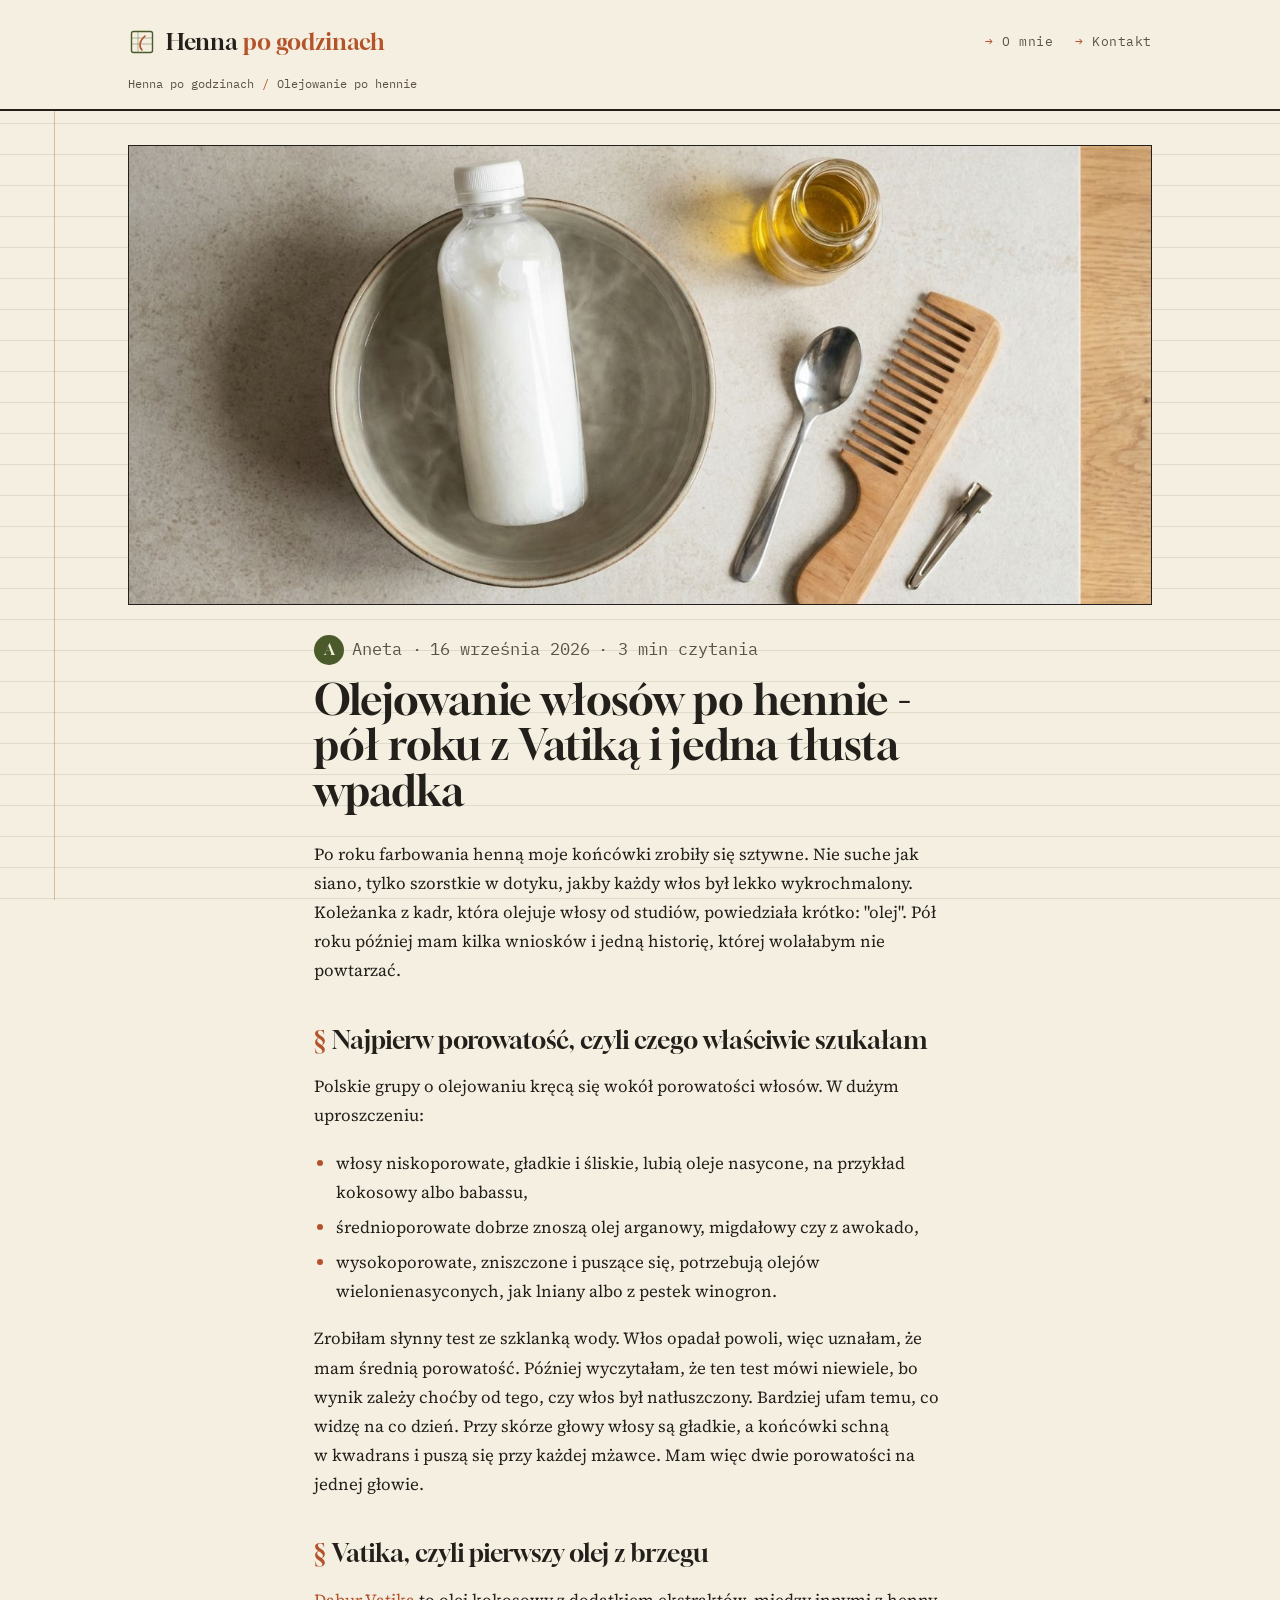
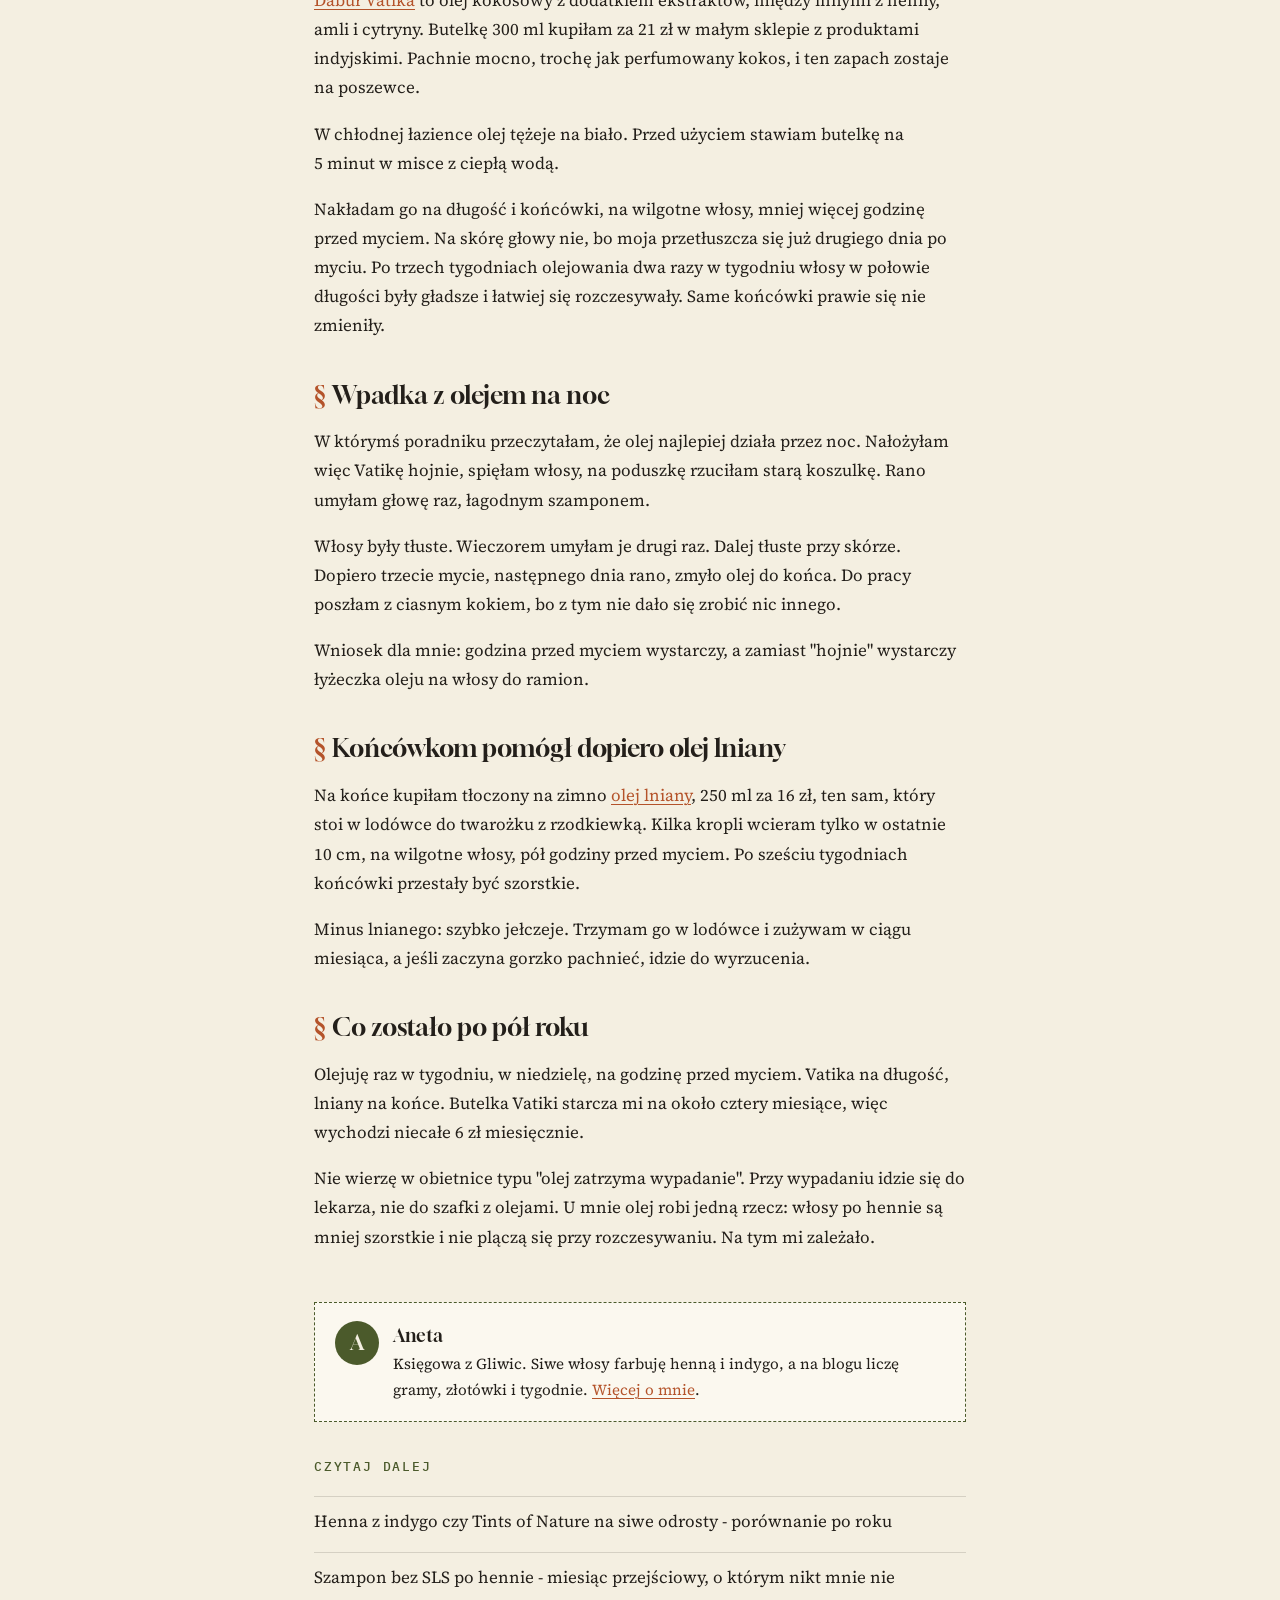
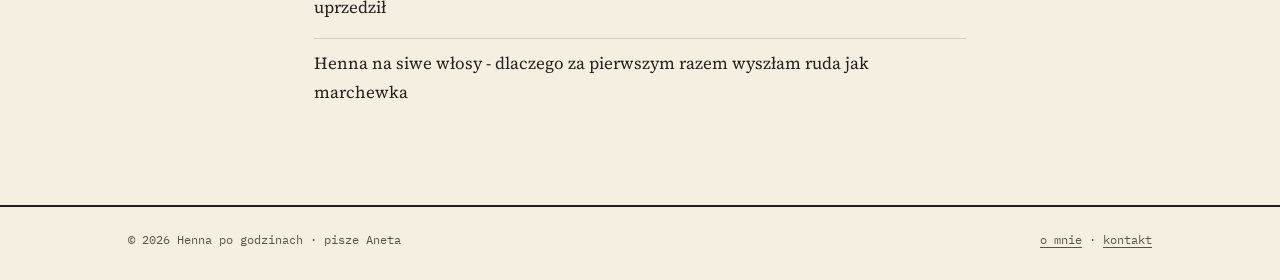
<file: olejowanie-wlosow-po-hennie-vatika.html>
<!doctype html>
<html lang="pl">
<head>
<meta charset="utf-8">
<meta name="viewport" content="width=device-width, initial-scale=1">
<title>Olejowanie włosów po hennie - pół roku z Vatiką i jedna tłusta wpadka | Henna po godzinach</title>
<meta name="description" content="Olej kokosowy Dabur Vatika, olej lniany i test porowatości. Co zadziałało u mnie po hennie, a po czym włosy były tłuste przez trzy mycia.">
<link rel="canonical" href="https://henna-po-godzinach.github.io/olejowanie-wlosow-po-hennie-vatika">
<meta property="og:title" content="Olejowanie włosów po hennie - pół roku z Vatiką i jedna tłusta wpadka | Henna po godzinach">
<meta property="og:description" content="Olej kokosowy Dabur Vatika, olej lniany i test porowatości. Co zadziałało u mnie po hennie, a po czym włosy były tłuste przez trzy mycia.">
<meta property="og:url" content="https://henna-po-godzinach.github.io/olejowanie-wlosow-po-hennie-vatika">
<meta property="og:locale" content="pl_PL">
<link rel="preconnect" href="https://fonts.googleapis.com">
<link rel="preconnect" href="https://fonts.gstatic.com" crossorigin>
<link href="https://fonts.googleapis.com/css2?family=Gloock&family=Source+Serif+4:ital,opsz,wght@0,8..60,400;0,8..60,600;1,8..60,400&family=IBM+Plex+Mono:wght@400;500&display=swap" rel="stylesheet">
<link rel="stylesheet" href="/style.css">
<link rel="icon" href="/favicon.svg" type="image/svg+xml">
<meta name="google-site-verification" content="ySgyVoPSzwzdMRj0NlzgWrgWh2DoSAzGzVowqUnkmOE">
<meta property="og:type" content="article"><meta property="og:image" content="https://henna-po-godzinach.github.io/img/olejowanie-wlosow-po-hennie-vatika.jpg"><script type="application/ld+json">{"@context": "https://schema.org", "@type": "BlogPosting", "headline": "Olejowanie włosów po hennie - pół roku z Vatiką i jedna tłusta wpadka", "description": "Olej kokosowy Dabur Vatika, olej lniany i test porowatości. Co zadziałało u mnie po hennie, a po czym włosy były tłuste przez trzy mycia.", "datePublished": "2026-09-16", "inLanguage": "pl-PL", "mainEntityOfPage": "https://henna-po-godzinach.github.io/olejowanie-wlosow-po-hennie-vatika", "image": "https://henna-po-godzinach.github.io/img/olejowanie-wlosow-po-hennie-vatika.jpg", "author": {"@type": "Person", "@id": "https://henna-po-godzinach.github.io/o-mnie#person", "name": "Aneta", "url": "https://henna-po-godzinach.github.io/o-mnie", "description": "Księgowa z Gliwic, od kilku lat farbuje siwe włosy henną i indygo. Opisuje własne próby, bez kwalifikacji fryzjerskich."}, "publisher": {"@type": "Person", "name": "Aneta"}}</script>
</head>
<body>
<header class="site">
  <div class="wrap bar">
    <a class="brand" href="/"><svg width="28" height="28" viewBox="0 0 28 28" fill="none" aria-hidden="true"><rect x="3.5" y="3.5" width="21" height="21" rx="2" stroke="#4b5a2b" stroke-width="1.4"/><path d="M3.5 10h21M3.5 16h21M10 3.5v21" stroke="#4b5a2b" stroke-width="0.8" opacity=".5"/><path d="M14 22c-3-3-3-9 3-14" stroke="#b4532a" stroke-width="1.6" stroke-linecap="round"/></svg><span>Henna <em>po godzinach</em></span></a>
    <nav class="site"><a href="/o-mnie">O mnie</a><a href="/kontakt">Kontakt</a></nav>
  </div>
  <div class="wrap"><p class="breadcrumb"><a href="/">Henna po godzinach</a><span class="sep">/</span>Olejowanie po hennie</p></div>
</header>
<div class="article-hero"><img src="/img/olejowanie-wlosow-po-hennie-vatika.jpg" alt="Butelka zestalonego oleju kokosowego w misce z ciepłą wodą, olej lniany i drewniany grzebień na blacie" width="1376" height="768"></div>
<main class="wrap-narrow">
  <article class="post">
    <p class="post-meta"><span class="avatar">A</span>Aneta &middot; <time datetime="2026-09-16">16 września 2026</time> &middot; 3 min czytania</p>
    <h1 class="post-title">Olejowanie włosów po hennie - pół roku z&nbsp;Vatiką i&nbsp;jedna tłusta wpadka</h1>
    <p>Po roku farbowania henną moje końcówki zrobiły się sztywne. Nie suche jak siano, tylko szorstkie w&nbsp;dotyku, jakby każdy włos był lekko wykrochmalony. Koleżanka z&nbsp;kadr, która olejuje włosy od studiów, powiedziała krótko: "olej". Pół roku później mam kilka wniosków i&nbsp;jedną historię, której wolałabym nie powtarzać.</p>
<h2>Najpierw porowatość, czyli czego właściwie szukałam</h2>
<p>Polskie grupy o&nbsp;olejowaniu kręcą się wokół porowatości włosów. W&nbsp;dużym uproszczeniu:</p>
<ul>
<li>włosy niskoporowate, gładkie i&nbsp;śliskie, lubią oleje nasycone, na przykład kokosowy albo babassu,</li>
<li>średnioporowate dobrze znoszą olej arganowy, migdałowy czy z&nbsp;awokado,</li>
<li>wysokoporowate, zniszczone i&nbsp;puszące się, potrzebują olejów wielonienasyconych, jak lniany albo z&nbsp;pestek winogron.</li>
</ul>
<p>Zrobiłam słynny test ze szklanką wody. Włos opadał powoli, więc uznałam, że mam średnią porowatość. Później wyczytałam, że ten test mówi niewiele, bo wynik zależy choćby od tego, czy włos był natłuszczony. Bardziej ufam temu, co widzę na co dzień. Przy skórze głowy włosy są gładkie, a&nbsp;końcówki schną w&nbsp;kwadrans i&nbsp;puszą się przy każdej mżawce. Mam więc dwie porowatości na jednej głowie.</p>
<h2>Vatika, czyli pierwszy olej z&nbsp;brzegu</h2>
<p><a href="https://www.dabur.com/" target="_blank" rel="noopener">Dabur Vatika</a> to olej kokosowy z&nbsp;dodatkiem ekstraktów, między innymi z&nbsp;henny, amli i&nbsp;cytryny. Butelkę 300&nbsp;ml kupiłam za 21&nbsp;zł w&nbsp;małym sklepie z&nbsp;produktami indyjskimi. Pachnie mocno, trochę jak perfumowany kokos, i&nbsp;ten zapach zostaje na poszewce.</p>
<p>W&nbsp;chłodnej łazience olej tężeje na biało. Przed użyciem stawiam butelkę na 5&nbsp;minut w&nbsp;misce z&nbsp;ciepłą wodą.</p>
<p>Nakładam go na długość i&nbsp;końcówki, na wilgotne włosy, mniej więcej godzinę przed myciem. Na skórę głowy nie, bo moja przetłuszcza się już drugiego dnia po myciu. Po trzech tygodniach olejowania dwa razy w&nbsp;tygodniu włosy w&nbsp;połowie długości były gładsze i&nbsp;łatwiej się rozczesywały. Same końcówki prawie się nie zmieniły.</p>
<h2>Wpadka z&nbsp;olejem na noc</h2>
<p>W&nbsp;którymś poradniku przeczytałam, że olej najlepiej działa przez noc. Nałożyłam więc Vatikę hojnie, spięłam włosy, na poduszkę rzuciłam starą koszulkę. Rano umyłam głowę raz, łagodnym szamponem.</p>
<p>Włosy były tłuste. Wieczorem umyłam je drugi raz. Dalej tłuste przy skórze. Dopiero trzecie mycie, następnego dnia rano, zmyło olej do końca. Do pracy poszłam z&nbsp;ciasnym kokiem, bo z&nbsp;tym nie dało się zrobić nic innego.</p>
<p>Wniosek dla mnie: godzina przed myciem wystarczy, a&nbsp;zamiast "hojnie" wystarczy łyżeczka oleju na włosy do ramion.</p>
<h2>Końcówkom pomógł dopiero olej lniany</h2>
<p>Na końce kupiłam tłoczony na zimno <a href="https://pl.wikipedia.org/wiki/Olej_lniany" target="_blank" rel="noopener">olej lniany</a>, 250&nbsp;ml za 16&nbsp;zł, ten sam, który stoi w&nbsp;lodówce do twarożku z&nbsp;rzodkiewką. Kilka kropli wcieram tylko w&nbsp;ostatnie 10&nbsp;cm, na wilgotne włosy, pół godziny przed myciem. Po sześciu tygodniach końcówki przestały być szorstkie.</p>
<p>Minus lnianego: szybko jełczeje. Trzymam go w&nbsp;lodówce i&nbsp;zużywam w&nbsp;ciągu miesiąca, a&nbsp;jeśli zaczyna gorzko pachnieć, idzie do wyrzucenia.</p>
<h2>Co zostało po pół roku</h2>
<p>Olejuję raz w&nbsp;tygodniu, w&nbsp;niedzielę, na godzinę przed myciem. Vatika na długość, lniany na końce. Butelka Vatiki starcza mi na około cztery miesiące, więc wychodzi niecałe 6&nbsp;zł miesięcznie.</p>
<p>Nie wierzę w&nbsp;obietnice typu "olej zatrzyma wypadanie". Przy wypadaniu idzie się do lekarza, nie do szafki z&nbsp;olejami. U&nbsp;mnie olej robi jedną rzecz: włosy po hennie są mniej szorstkie i&nbsp;nie plączą się przy rozczesywaniu. Na tym mi zależało.</p>
    <div class="author-box"><span class="avatar">A</span><div><p class="name">Aneta</p><p>Księgowa z Gliwic. Siwe włosy farbuję henną i indygo, a na blogu liczę gramy, złotówki i tygodnie. <a href="/o-mnie">Więcej o mnie</a>.</p></div></div>
    <div class="related"><h3>Czytaj dalej</h3><ul><li><a href="/henna-indygo-czy-tints-of-nature-odrosty">Henna z indygo czy Tints of Nature na siwe odrosty - porównanie po roku</a></li><li><a href="/szampon-bez-sls-po-hennie">Szampon bez SLS po hennie - miesiąc przejściowy, o którym nikt mnie nie uprzedził</a></li><li><a href="/henna-na-siwe-wlosy-pierwszy-raz">Henna na siwe włosy - dlaczego za pierwszym razem wyszłam ruda jak marchewka</a></li></ul></div>
  </article>
</main>
<footer class="site">
  <div class="wrap">
    <span>&copy; 2026 Henna po godzinach &middot; pisze Aneta</span>
    <span><a href="/o-mnie">o mnie</a> &middot; <a href="/kontakt">kontakt</a></span>
  </div>
</footer>
</body>
</html>
</file>
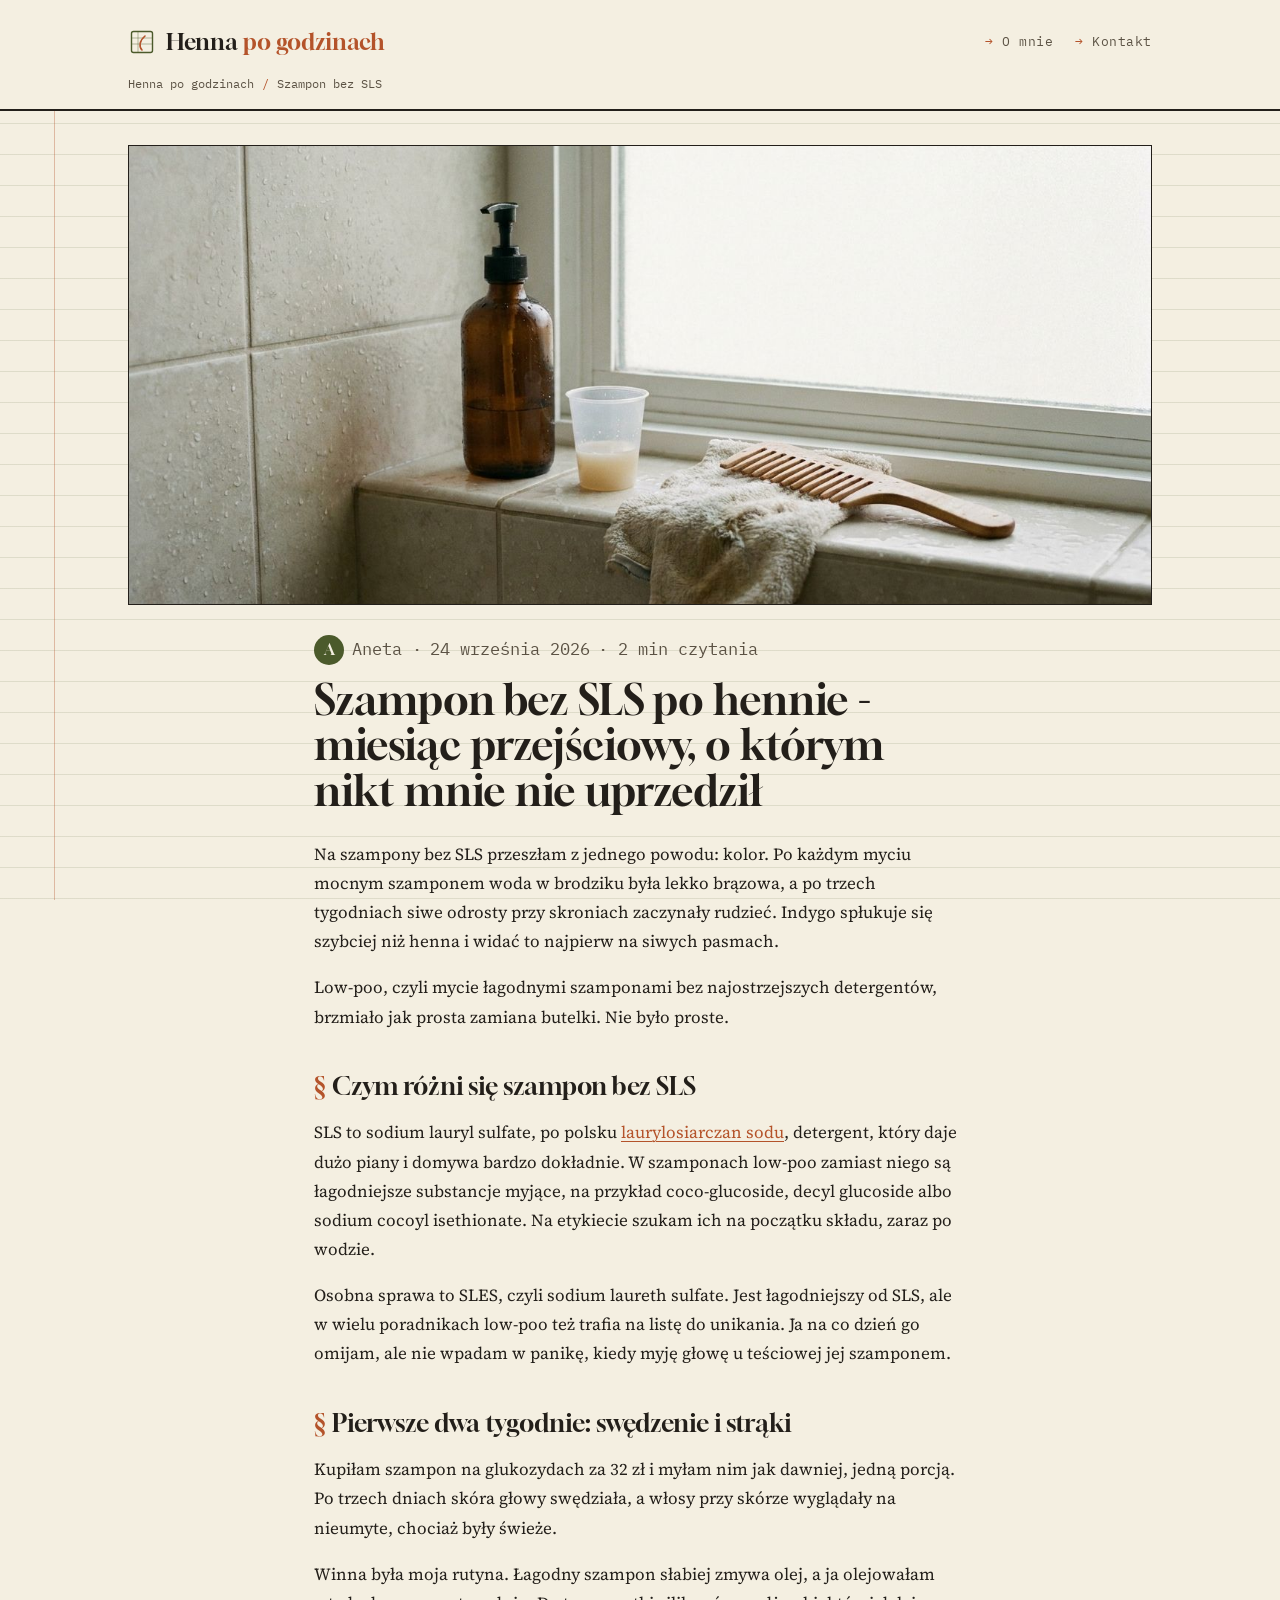
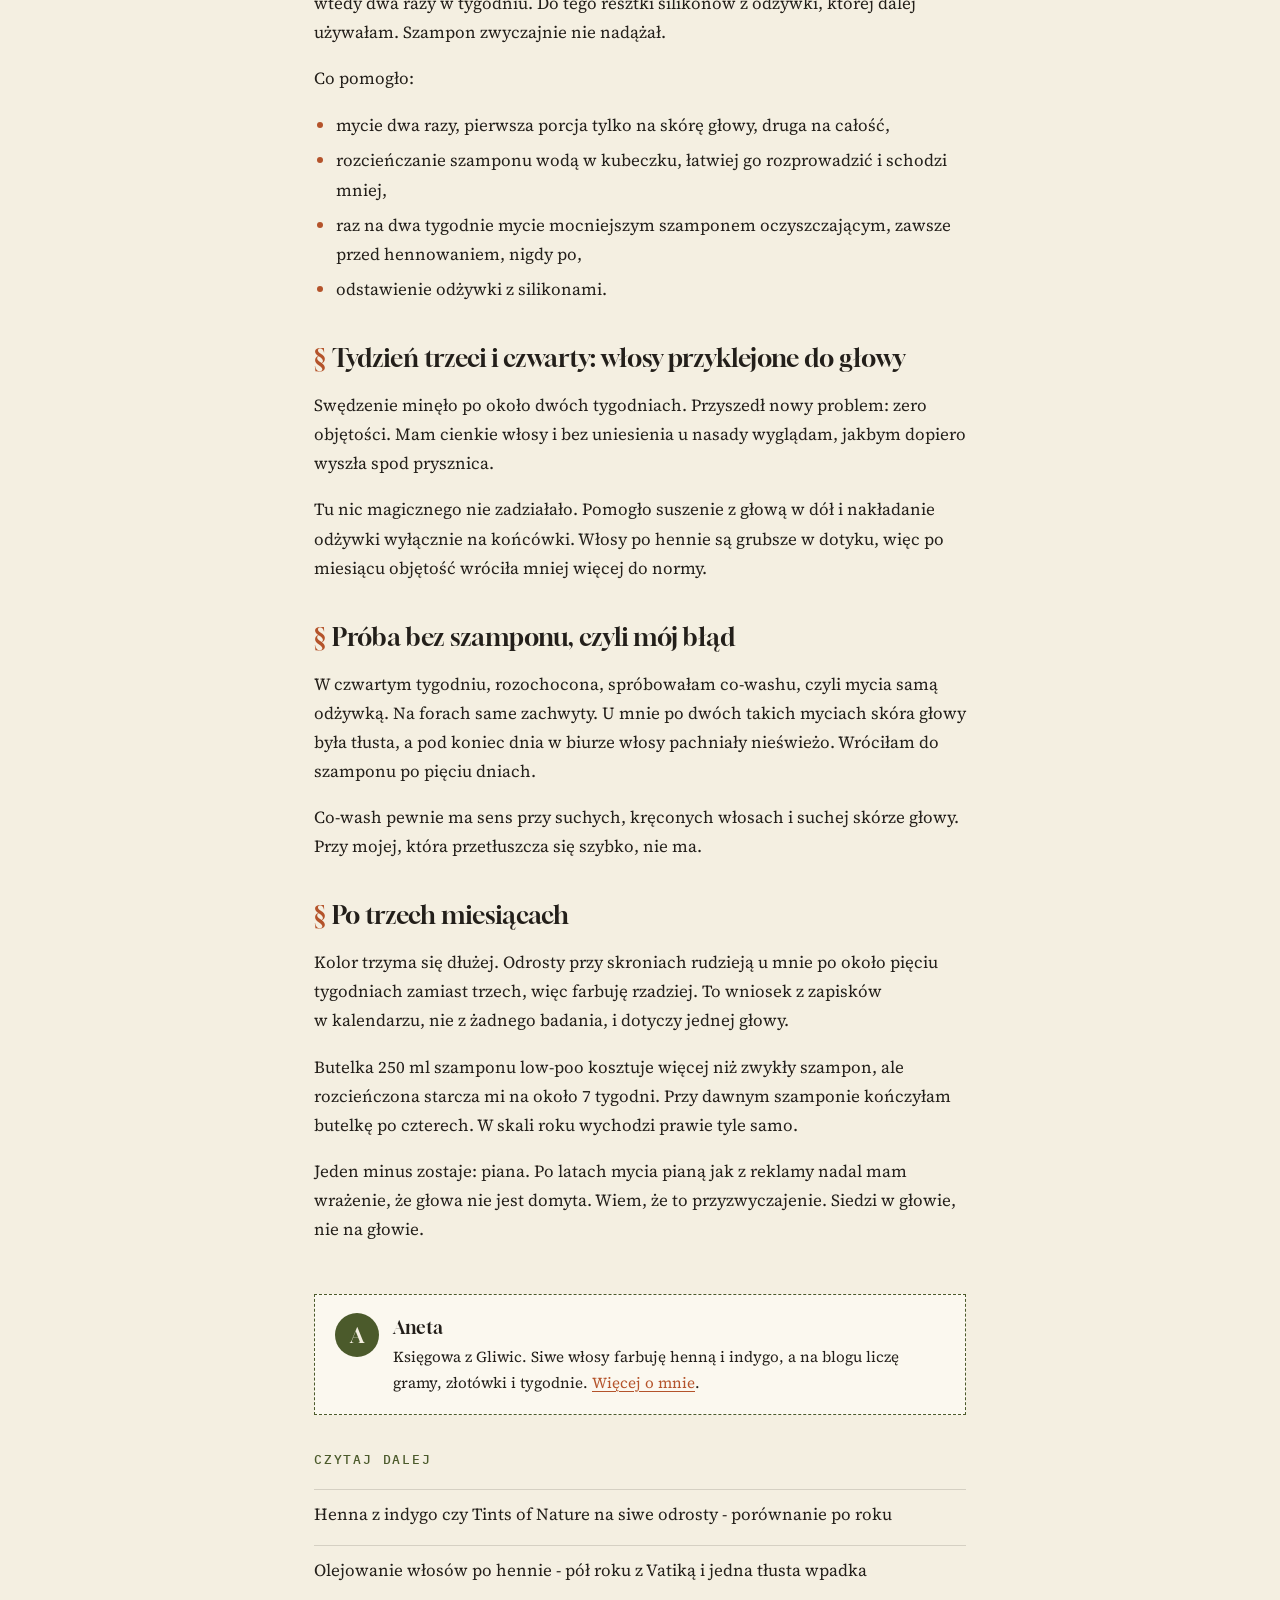
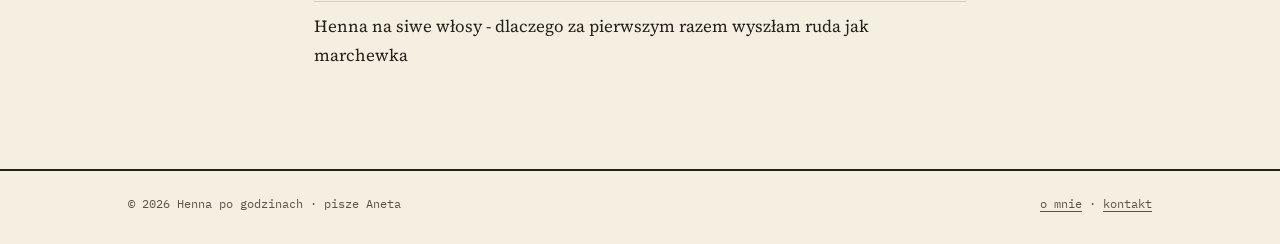
<file: szampon-bez-sls-po-hennie.html>
<!doctype html>
<html lang="pl">
<head>
<meta charset="utf-8">
<meta name="viewport" content="width=device-width, initial-scale=1">
<title>Szampon bez SLS po hennie - miesiąc przejściowy, o którym nikt mnie nie uprzedził | Henna po godzinach</title>
<meta name="description" content="Przejście na szampon bez SLS zajęło mi około 4 tygodni. Swędząca skóra, oklapnięte włosy i co w końcu zadziałało przy hennie i olejowaniu.">
<link rel="canonical" href="https://henna-po-godzinach.github.io/szampon-bez-sls-po-hennie">
<meta property="og:title" content="Szampon bez SLS po hennie - miesiąc przejściowy, o którym nikt mnie nie uprzedził | Henna po godzinach">
<meta property="og:description" content="Przejście na szampon bez SLS zajęło mi około 4 tygodni. Swędząca skóra, oklapnięte włosy i co w końcu zadziałało przy hennie i olejowaniu.">
<meta property="og:url" content="https://henna-po-godzinach.github.io/szampon-bez-sls-po-hennie">
<meta property="og:locale" content="pl_PL">
<link rel="preconnect" href="https://fonts.googleapis.com">
<link rel="preconnect" href="https://fonts.gstatic.com" crossorigin>
<link href="https://fonts.googleapis.com/css2?family=Gloock&family=Source+Serif+4:ital,opsz,wght@0,8..60,400;0,8..60,600;1,8..60,400&family=IBM+Plex+Mono:wght@400;500&display=swap" rel="stylesheet">
<link rel="stylesheet" href="/style.css">
<link rel="icon" href="/favicon.svg" type="image/svg+xml">
<meta name="google-site-verification" content="ySgyVoPSzwzdMRj0NlzgWrgWh2DoSAzGzVowqUnkmOE">
<meta property="og:type" content="article"><meta property="og:image" content="https://henna-po-godzinach.github.io/img/szampon-bez-sls-po-hennie.jpg"><script type="application/ld+json">{"@context": "https://schema.org", "@type": "BlogPosting", "headline": "Szampon bez SLS po hennie - miesiąc przejściowy, o którym nikt mnie nie uprzedził", "description": "Przejście na szampon bez SLS zajęło mi około 4 tygodni. Swędząca skóra, oklapnięte włosy i co w końcu zadziałało przy hennie i olejowaniu.", "datePublished": "2026-09-24", "inLanguage": "pl-PL", "mainEntityOfPage": "https://henna-po-godzinach.github.io/szampon-bez-sls-po-hennie", "image": "https://henna-po-godzinach.github.io/img/szampon-bez-sls-po-hennie.jpg", "author": {"@type": "Person", "@id": "https://henna-po-godzinach.github.io/o-mnie#person", "name": "Aneta", "url": "https://henna-po-godzinach.github.io/o-mnie", "description": "Księgowa z Gliwic, od kilku lat farbuje siwe włosy henną i indygo. Opisuje własne próby, bez kwalifikacji fryzjerskich."}, "publisher": {"@type": "Person", "name": "Aneta"}}</script>
</head>
<body>
<header class="site">
  <div class="wrap bar">
    <a class="brand" href="/"><svg width="28" height="28" viewBox="0 0 28 28" fill="none" aria-hidden="true"><rect x="3.5" y="3.5" width="21" height="21" rx="2" stroke="#4b5a2b" stroke-width="1.4"/><path d="M3.5 10h21M3.5 16h21M10 3.5v21" stroke="#4b5a2b" stroke-width="0.8" opacity=".5"/><path d="M14 22c-3-3-3-9 3-14" stroke="#b4532a" stroke-width="1.6" stroke-linecap="round"/></svg><span>Henna <em>po godzinach</em></span></a>
    <nav class="site"><a href="/o-mnie">O mnie</a><a href="/kontakt">Kontakt</a></nav>
  </div>
  <div class="wrap"><p class="breadcrumb"><a href="/">Henna po godzinach</a><span class="sep">/</span>Szampon bez SLS</p></div>
</header>
<div class="article-hero"><img src="/img/szampon-bez-sls-po-hennie.jpg" alt="Butelka szamponu z pompką, kubek z rozcieńczonym szamponem i grzebień na półce pod prysznicem" width="1376" height="768"></div>
<main class="wrap-narrow">
  <article class="post">
    <p class="post-meta"><span class="avatar">A</span>Aneta &middot; <time datetime="2026-09-24">24 września 2026</time> &middot; 2 min czytania</p>
    <h1 class="post-title">Szampon bez SLS po hennie - miesiąc przejściowy, o&nbsp;którym nikt mnie nie uprzedził</h1>
    <p>Na szampony bez SLS przeszłam z&nbsp;jednego powodu: kolor. Po każdym myciu mocnym szamponem woda w&nbsp;brodziku była lekko brązowa, a&nbsp;po trzech tygodniach siwe odrosty przy skroniach zaczynały rudzieć. Indygo spłukuje się szybciej niż henna i&nbsp;widać to najpierw na siwych pasmach.</p>
<p>Low-poo, czyli mycie łagodnymi szamponami bez najostrzejszych detergentów, brzmiało jak prosta zamiana butelki. Nie było proste.</p>
<h2>Czym różni się szampon bez SLS</h2>
<p>SLS to sodium lauryl sulfate, po polsku <a href="https://pl.wikipedia.org/wiki/Laurylosiarczan_sodu" target="_blank" rel="noopener">laurylosiarczan sodu</a>, detergent, który daje dużo piany i&nbsp;domywa bardzo dokładnie. W&nbsp;szamponach low-poo zamiast niego są łagodniejsze substancje myjące, na przykład coco-glucoside, decyl glucoside albo sodium cocoyl isethionate. Na etykiecie szukam ich na początku składu, zaraz po wodzie.</p>
<p>Osobna sprawa to SLES, czyli sodium laureth sulfate. Jest łagodniejszy od SLS, ale w&nbsp;wielu poradnikach low-poo też trafia na listę do unikania. Ja na co dzień go omijam, ale nie wpadam w&nbsp;panikę, kiedy myję głowę u&nbsp;teściowej jej szamponem.</p>
<h2>Pierwsze dwa tygodnie: swędzenie i&nbsp;strąki</h2>
<p>Kupiłam szampon na glukozydach za 32&nbsp;zł i&nbsp;myłam nim jak dawniej, jedną porcją. Po trzech dniach skóra głowy swędziała, a&nbsp;włosy przy skórze wyglądały na nieumyte, chociaż były świeże.</p>
<p>Winna była moja rutyna. Łagodny szampon słabiej zmywa olej, a&nbsp;ja olejowałam wtedy dwa razy w&nbsp;tygodniu. Do tego resztki silikonów z&nbsp;odżywki, której dalej używałam. Szampon zwyczajnie nie nadążał.</p>
<p>Co pomogło:</p>
<ul>
<li>mycie dwa razy, pierwsza porcja tylko na skórę głowy, druga na całość,</li>
<li>rozcieńczanie szamponu wodą w&nbsp;kubeczku, łatwiej go rozprowadzić i&nbsp;schodzi mniej,</li>
<li>raz na dwa tygodnie mycie mocniejszym szamponem oczyszczającym, zawsze przed hennowaniem, nigdy po,</li>
<li>odstawienie odżywki z&nbsp;silikonami.</li>
</ul>
<h2>Tydzień trzeci i&nbsp;czwarty: włosy przyklejone do głowy</h2>
<p>Swędzenie minęło po około dwóch tygodniach. Przyszedł nowy problem: zero objętości. Mam cienkie włosy i&nbsp;bez uniesienia u&nbsp;nasady wyglądam, jakbym dopiero wyszła spod prysznica.</p>
<p>Tu nic magicznego nie zadziałało. Pomogło suszenie z&nbsp;głową w&nbsp;dół i&nbsp;nakładanie odżywki wyłącznie na końcówki. Włosy po hennie są grubsze w&nbsp;dotyku, więc po miesiącu objętość wróciła mniej więcej do normy.</p>
<h2>Próba bez szamponu, czyli mój błąd</h2>
<p>W&nbsp;czwartym tygodniu, rozochocona, spróbowałam co-washu, czyli mycia samą odżywką. Na forach same zachwyty. U&nbsp;mnie po dwóch takich myciach skóra głowy była tłusta, a&nbsp;pod koniec dnia w&nbsp;biurze włosy pachniały nieświeżo. Wróciłam do szamponu po pięciu dniach.</p>
<p>Co-wash pewnie ma sens przy suchych, kręconych włosach i&nbsp;suchej skórze głowy. Przy mojej, która przetłuszcza się szybko, nie ma.</p>
<h2>Po trzech miesiącach</h2>
<p>Kolor trzyma się dłużej. Odrosty przy skroniach rudzieją u&nbsp;mnie po około pięciu tygodniach zamiast trzech, więc farbuję rzadziej. To wniosek z&nbsp;zapisków w&nbsp;kalendarzu, nie z&nbsp;żadnego badania, i&nbsp;dotyczy jednej głowy.</p>
<p>Butelka 250&nbsp;ml szamponu low-poo kosztuje więcej niż zwykły szampon, ale rozcieńczona starcza mi na około 7&nbsp;tygodni. Przy dawnym szamponie kończyłam butelkę po czterech. W&nbsp;skali roku wychodzi prawie tyle samo.</p>
<p>Jeden minus zostaje: piana. Po latach mycia pianą jak z&nbsp;reklamy nadal mam wrażenie, że głowa nie jest domyta. Wiem, że to przyzwyczajenie. Siedzi w&nbsp;głowie, nie na głowie.</p>
    <div class="author-box"><span class="avatar">A</span><div><p class="name">Aneta</p><p>Księgowa z Gliwic. Siwe włosy farbuję henną i indygo, a na blogu liczę gramy, złotówki i tygodnie. <a href="/o-mnie">Więcej o mnie</a>.</p></div></div>
    <div class="related"><h3>Czytaj dalej</h3><ul><li><a href="/henna-indygo-czy-tints-of-nature-odrosty">Henna z indygo czy Tints of Nature na siwe odrosty - porównanie po roku</a></li><li><a href="/olejowanie-wlosow-po-hennie-vatika">Olejowanie włosów po hennie - pół roku z Vatiką i jedna tłusta wpadka</a></li><li><a href="/henna-na-siwe-wlosy-pierwszy-raz">Henna na siwe włosy - dlaczego za pierwszym razem wyszłam ruda jak marchewka</a></li></ul></div>
  </article>
</main>
<footer class="site">
  <div class="wrap">
    <span>&copy; 2026 Henna po godzinach &middot; pisze Aneta</span>
    <span><a href="/o-mnie">o mnie</a> &middot; <a href="/kontakt">kontakt</a></span>
  </div>
</footer>
</body>
</html>
</file>
<file: style.css>
/* Henna po godzinach - "ledger" theme: ruled paper, henna green, copper */
:root {
  --paper: #f4efe1;
  --paper-2: #ebe3cf;
  --card: #fbf8ef;
  --ink: #231f1a;
  --ink-soft: #5b5244;
  --henna: #4b5a2b;
  --henna-deep: #36421d;
  --copper: #b4532a;
  --rule: rgba(75, 90, 43, 0.13);
  --margin-line: rgba(180, 83, 42, 0.35);
  --serif: "Source Serif 4", Georgia, serif;
  --display: "Gloock", Georgia, serif;
  --mono: "IBM Plex Mono", ui-monospace, monospace;
}

* { box-sizing: border-box; }
html { -webkit-text-size-adjust: 100%; }

body {
  margin: 0;
  color: var(--ink);
  font-family: var(--serif);
  font-size: 18px;
  line-height: 1.72;
  background-color: var(--paper);
  background-image:
    linear-gradient(90deg, transparent 54px, var(--margin-line) 54px, var(--margin-line) 55px, transparent 55px),
    repeating-linear-gradient(180deg, transparent 0, transparent 30px, var(--rule) 30px, var(--rule) 31px);
  background-attachment: fixed;
}
@media (max-width: 700px) {
  body { background-image: repeating-linear-gradient(180deg, transparent 0, transparent 30px, var(--rule) 30px, var(--rule) 31px); }
}

a { color: var(--copper); text-underline-offset: 3px; text-decoration-thickness: 1px; }
a:hover { color: var(--henna-deep); }

.wrap { max-width: 1080px; margin: 0 auto; padding: 0 28px; }
.wrap-narrow { max-width: 700px; margin: 0 auto; padding: 0 24px; }

/* header */
header.site { padding: 22px 0 14px; border-bottom: 2px solid var(--ink); background: var(--paper); }
header.site .bar { display: flex; justify-content: space-between; align-items: center; gap: 16px; flex-wrap: wrap; }
a.brand { display: flex; align-items: center; gap: 10px; text-decoration: none; color: var(--ink); font-family: var(--display); font-size: 1.45rem; }
a.brand em { font-style: normal; color: var(--copper); }
nav.site { display: flex; gap: 22px; }
nav.site a { font-family: var(--mono); font-size: 0.82rem; color: var(--ink-soft); text-decoration: none; letter-spacing: 0.04em; }
nav.site a::before { content: "\2192\00a0"; color: var(--copper); }
nav.site a:hover { color: var(--copper); }
.breadcrumb { font-family: var(--mono); font-size: 0.75rem; color: var(--ink-soft); margin: 12px 0 0; }
.breadcrumb a { color: var(--ink-soft); text-decoration: none; }
.breadcrumb .sep { margin: 0 8px; color: var(--copper); }

/* hero */
.hero { padding: 58px 0 50px; }
.hero .wrap { display: grid; grid-template-columns: 1fr 1.05fr; gap: 48px; align-items: center; }
.kicker { font-family: var(--mono); font-size: 0.78rem; letter-spacing: 0.14em; text-transform: uppercase; color: var(--henna); margin: 0 0 16px; }
.kicker::before { content: "No. 01 \00b7 "; color: var(--copper); }
.hero h1 { font-family: var(--display); font-weight: 400; font-size: clamp(2.2rem, 4.6vw, 3.4rem); line-height: 1.06; margin: 0 0 20px; letter-spacing: -0.01em; }
.hero .lead { font-size: 1.12rem; color: var(--ink-soft); max-width: 42ch; margin: 0; font-style: italic; }
.hero-img { margin: 0; position: relative; }
.hero-img img { width: 100%; height: auto; display: block; border: 1px solid var(--ink); box-shadow: 10px 10px 0 var(--henna); transform: rotate(0.8deg); }
.hero-img::after { content: ""; position: absolute; top: -12px; left: 38%; width: 92px; height: 26px; background: rgba(235, 227, 207, 0.85); transform: rotate(-3deg); border: 1px solid rgba(0,0,0,0.06); }
@media (max-width: 800px) { .hero .wrap { grid-template-columns: 1fr; gap: 34px; } }

/* list */
.list-heading { font-family: var(--mono); font-weight: 500; font-size: 0.85rem; letter-spacing: 0.16em; text-transform: uppercase; color: var(--henna); border-top: 1px solid var(--ink); padding-top: 12px; margin: 10px 0 26px; }
.post-grid { display: grid; grid-template-columns: repeat(3, 1fr); gap: 28px; padding-bottom: 70px; }
@media (max-width: 900px) { .post-grid { grid-template-columns: 1fr 1fr; } }
@media (max-width: 600px) { .post-grid { grid-template-columns: 1fr; } }
.post-card { background: var(--card); border: 1px solid rgba(35,31,26,0.18); display: flex; flex-direction: column; transition: transform .18s ease, box-shadow .18s ease; }
.post-card:hover { transform: translateY(-3px); box-shadow: 6px 6px 0 var(--copper); }
.post-card .thumb img { width: 100%; height: 200px; object-fit: cover; display: block; border-bottom: 1px solid rgba(35,31,26,0.18); }
.post-card .body { padding: 16px 18px 22px; }
.post-card .date { font-family: var(--mono); font-size: 0.74rem; color: var(--copper); margin: 0 0 6px; }
.post-card h2 { font-family: var(--display); font-weight: 400; font-size: 1.28rem; line-height: 1.22; margin: 0 0 10px; }
.post-card h2 a { color: var(--ink); text-decoration: none; }
.post-card h2 a:hover { color: var(--copper); }
.post-card .excerpt { font-size: 0.95rem; color: var(--ink-soft); margin: 0; line-height: 1.55; }

/* article */
.article-hero { max-width: 1080px; margin: 34px auto 0; padding: 0 28px; }
.article-hero img { width: 100%; max-height: 460px; object-fit: cover; display: block; border: 1px solid var(--ink); }
.post { padding: 30px 0 70px; }
.post-meta { font-family: var(--mono); font-size: 0.78rem; color: var(--ink-soft); display: flex; align-items: center; gap: 8px; margin: 0 0 12px; }
.avatar { display: inline-grid; place-items: center; width: 30px; height: 30px; border-radius: 50%; background: var(--henna); color: var(--paper); font-family: var(--display); font-size: 1rem; flex: none; }
.post-title { font-family: var(--display); font-weight: 400; font-size: clamp(1.9rem, 4vw, 2.6rem); line-height: 1.1; margin: 0 0 26px; }
.post h2 { font-family: var(--display); font-weight: 400; font-size: 1.55rem; margin: 40px 0 10px; line-height: 1.2; }
.post h2::before { content: "\00a7\00a0"; color: var(--copper); }
.post p, .post li { font-size: 1.06rem; }
.post ul { padding-left: 1.2em; }
.post li { margin-bottom: 6px; }
.post li::marker { color: var(--copper); }
.post strong { color: var(--henna-deep); }
.post table { border-collapse: collapse; width: 100%; font-size: 0.95rem; margin: 18px 0; display: block; overflow-x: auto; }
.post th, .post td { border-bottom: 1px solid rgba(35,31,26,0.2); padding: 8px 10px; text-align: left; }
.post th { font-family: var(--mono); font-size: 0.78rem; text-transform: uppercase; color: var(--henna); }
.author-box { display: flex; gap: 14px; align-items: flex-start; margin-top: 50px; padding: 18px 20px; border: 1px dashed var(--henna); background: var(--card); }
.author-box .avatar { width: 44px; height: 44px; font-size: 1.3rem; }
.author-box p { margin: 0; font-size: 0.95rem; }
.author-box .name { font-family: var(--display); font-size: 1.1rem; }
.related { margin-top: 34px; }
.related h3 { font-family: var(--mono); font-weight: 500; font-size: 0.8rem; letter-spacing: 0.14em; text-transform: uppercase; color: var(--henna); }
.related ul { list-style: none; padding: 0; }
.related li { border-top: 1px solid rgba(35,31,26,0.15); padding: 10px 0; }
.related a { color: var(--ink); text-decoration: none; }
.related a:hover { color: var(--copper); }

.page { padding: 44px 24px 80px; }
.page h1 { font-family: var(--display); font-weight: 400; font-size: 2.4rem; margin: 0 0 20px; }

footer.site { border-top: 2px solid var(--ink); padding: 22px 0 30px; font-family: var(--mono); font-size: 0.78rem; color: var(--ink-soft); }
footer.site .wrap { display: flex; justify-content: space-between; flex-wrap: wrap; gap: 10px; }
footer.site a { color: var(--ink-soft); }

@media (prefers-reduced-motion: no-preference) {
  .hero-text > * { animation: rise .6s ease both; }
  .hero-text > *:nth-child(2) { animation-delay: .08s; }
  .hero-text > *:nth-child(3) { animation-delay: .16s; }
  @keyframes rise { from { opacity: 0; transform: translateY(10px); } }
}
</file>
